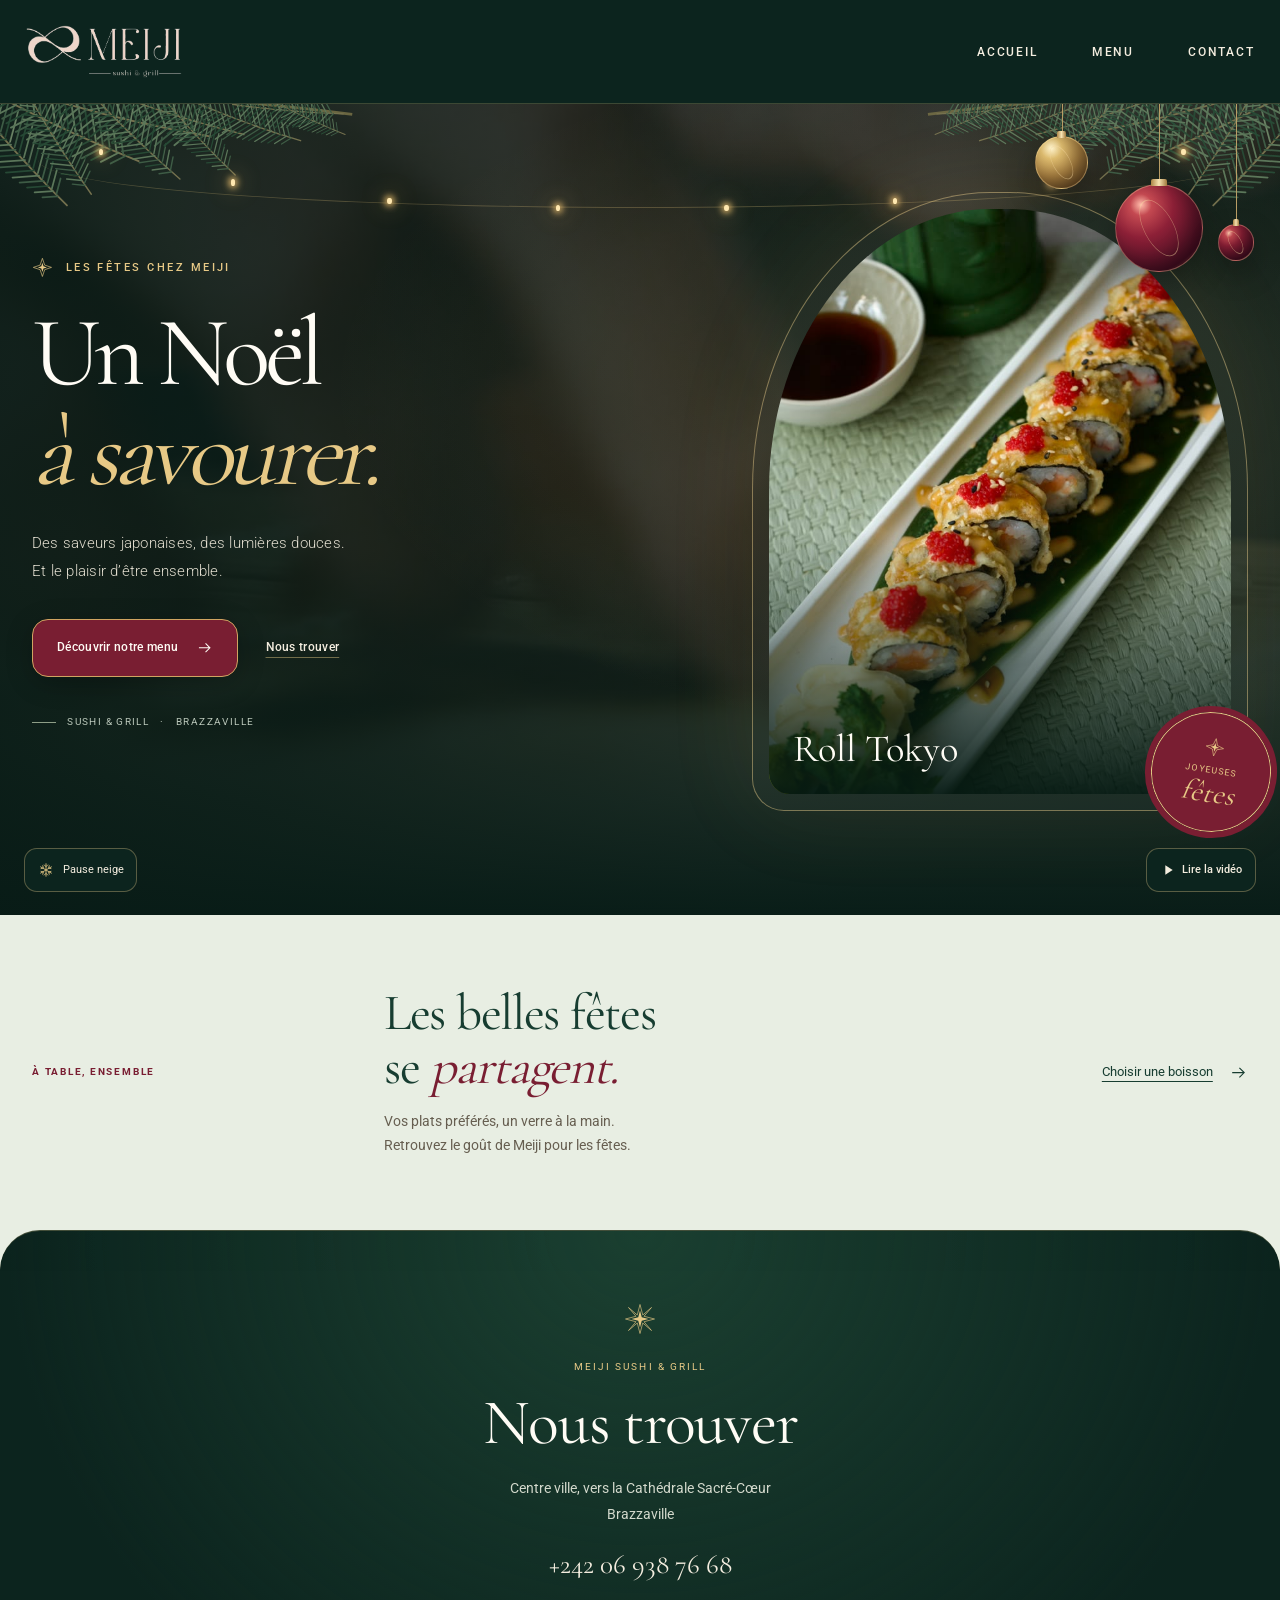
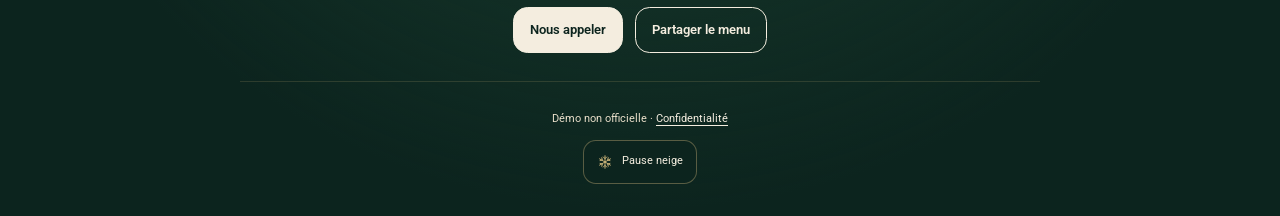
<file: index.html>
<!doctype html>
<html lang="fr">
  <head>
    <meta charset="UTF-8" />
    <meta name="viewport" content="width=device-width, initial-scale=1.0" />
    <meta name="description" content="Un Noël à savourer chez Meiji. Découvrez notre démo festive, sa carte et ses plats en 3D." />
    <meta name="robots" content="noindex, nofollow" />
    <title>
      Noël chez Meiji | Sushi &amp; Grill
    </title>
    <link rel="stylesheet" href="./css/style.css" />
      <link rel="stylesheet" href="./css/refinements.css">
    <script type="module" src="./assets/js/site.js"></script>
    <script type="module" src="./assets/js/hero-video.js"></script>
    <link rel="stylesheet" href="./css/theme-noel.css?v=3">
    <script type="module" src="./assets/js/theme-noel.js?v=3"></script>
  </head>
  <body>
    <header class="site-header">
      <a class="site-logo" href="./index.html#accueil" aria-label="Meiji Sushi &amp; Grill, accueil"><img src="./assets/img/meiji-logo.png" alt="Meiji Sushi &amp; Grill" fetchpriority="high" /></a>
      <nav class="site-nav" aria-label="Navigation principale">
        <a href="./index.html#accueil">Accueil</a><a href="./menu.html">Menu</a><a href="#contact">Contact</a>
      </nav>
    </header>
    <main>
      <section class="hero hero--noel" id="accueil" aria-labelledby="hero-title" data-hero-video data-video-state="poster">
        <video
          id="hero-video"
          class="hero__video"
          autoplay
          muted
          loop
          playsinline
          webkit-playsinline
          disablepictureinpicture
          preload="auto"
          poster="./assets/img/hero-nigiri-poster.jpg"
          aria-hidden="true"
          tabindex="-1"
        >
          <source src="./assets/video/hero-sushi.mp4?v=nigiri-1" type="video/mp4" />
        </video>
        <div class="hero__shade" aria-hidden="true">
        </div>
        <div class="hero__content">
          <p class="hero__eyebrow"><svg class="noel-star" viewBox="0 0 32 32" fill="none" aria-hidden="true"><path d="m16 2 3.5 10.5L30 16l-10.5 3.5L16 30l-3.5-10.5L2 16l10.5-3.5Z" stroke="currentColor"/><path d="m16 9 1.7 5.3L23 16l-5.3 1.7L16 23l-1.7-5.3L9 16l5.3-1.7Z" fill="currentColor"/></svg> Les fêtes chez Meiji</p>
          <h1 id="hero-title"><span>Un Noël</span><em>à savourer.</em></h1>
          <p class="hero__subtitle">Des saveurs japonaises, des lumières douces.<br>Et le plaisir d’être ensemble.</p>
          <div class="hero__actions">
            <a class="hero__button hero__button--primary" href="./menu.html">Découvrir notre menu <svg viewBox="0 0 24 24" fill="none" stroke="currentColor" stroke-width="1.4" aria-hidden="true"><path d="M4 12h15m-6-6 6 6-6 6"/></svg></a>
            <a class="hero__button hero__button--secondary" href="#contact">Nous trouver</a>
          </div>
          <p class="noel-signature">Sushi &amp; Grill <span aria-hidden="true">·</span> Brazzaville</p>
        </div>
        <figure class="noel-window">
          <div class="noel-window__photo"><img src="./assets/img/plats/tokyo-special.jpeg" alt="Roll Tokyo au saumon et au surimi, garni de tobiko" width="720" height="1080" fetchpriority="high"></div>
          <div class="noel-seal" aria-hidden="true"><svg class="noel-star" viewBox="0 0 32 32" fill="none" aria-hidden="true"><path d="m16 2 3.5 10.5L30 16l-10.5 3.5L16 30l-3.5-10.5L2 16l10.5-3.5Z" stroke="currentColor"/><path d="m16 9 1.7 5.3L23 16l-5.3 1.7L16 23l-1.7-5.3L9 16l5.3-1.7Z" fill="currentColor"/></svg><span>Joyeuses</span><strong>fêtes</strong></div>
          <figcaption class="noel-window__caption">Roll Tokyo</figcaption>
        </figure>
        <button class="hero__video-control" type="button" data-video-control aria-controls="hero-video" aria-label="Lire la vidéo" hidden>
          <svg class="hero__video-play" viewBox="0 0 24 24" aria-hidden="true"><path d="m8 5 11 7-11 7Z" fill="currentColor" /></svg>
          <svg class="hero__video-pause" viewBox="0 0 24 24" aria-hidden="true"><path d="M7 5h4v14H7zm6 0h4v14h-4z" fill="currentColor" /></svg>
          <span data-video-label>Lire la vidéo</span>
        </button>
        <p class="visually-hidden" data-video-status role="status"></p>
      </section>
      <section class="noel-invitation" aria-labelledby="invitation-title">
        <span class="noel-invitation__label">À table, ensemble</span>
        <div><h2 id="invitation-title">Les belles fêtes<br>se <em>partagent.</em></h2><p>Vos plats préférés, un verre à la main.<br>Retrouvez le goût de Meiji pour les fêtes.</p></div>
        <a class="noel-invitation__link" href="./boissons.html">Choisir une boisson <svg viewBox="0 0 24 24" fill="none" stroke="currentColor" stroke-width="1.4" aria-hidden="true"><path d="M4 12h15m-6-6 6 6-6 6"/></svg></a>
      </section>
    </main>
    <footer class="site-footer" id="contact">
      <div class="site-footer__content">
        <p class="contact-eyebrow">Meiji Sushi &amp; Grill</p>
        <h2>Nous trouver</h2>
        <address>Centre ville, vers la Cathédrale Sacré-Cœur<br>Brazzaville</address>
        <a class="contact-phone" href="tel:+242069387668">+242 06 938 76 68</a>
        <div class="contact-actions">
          <a class="contact-button" href="tel:+242069387668">Nous appeler</a>
          <button class="contact-button contact-button--outline" type="button" data-share-menu>Partager le menu</button>
        </div>
        <p class="share-feedback" data-share-feedback role="status"></p>
        <p class="site-footer__notice">Démo non officielle · <a href="./confidentialite.html">Confidentialité</a></p>
      </div>
    </footer>
  </body>
</html>
</file>
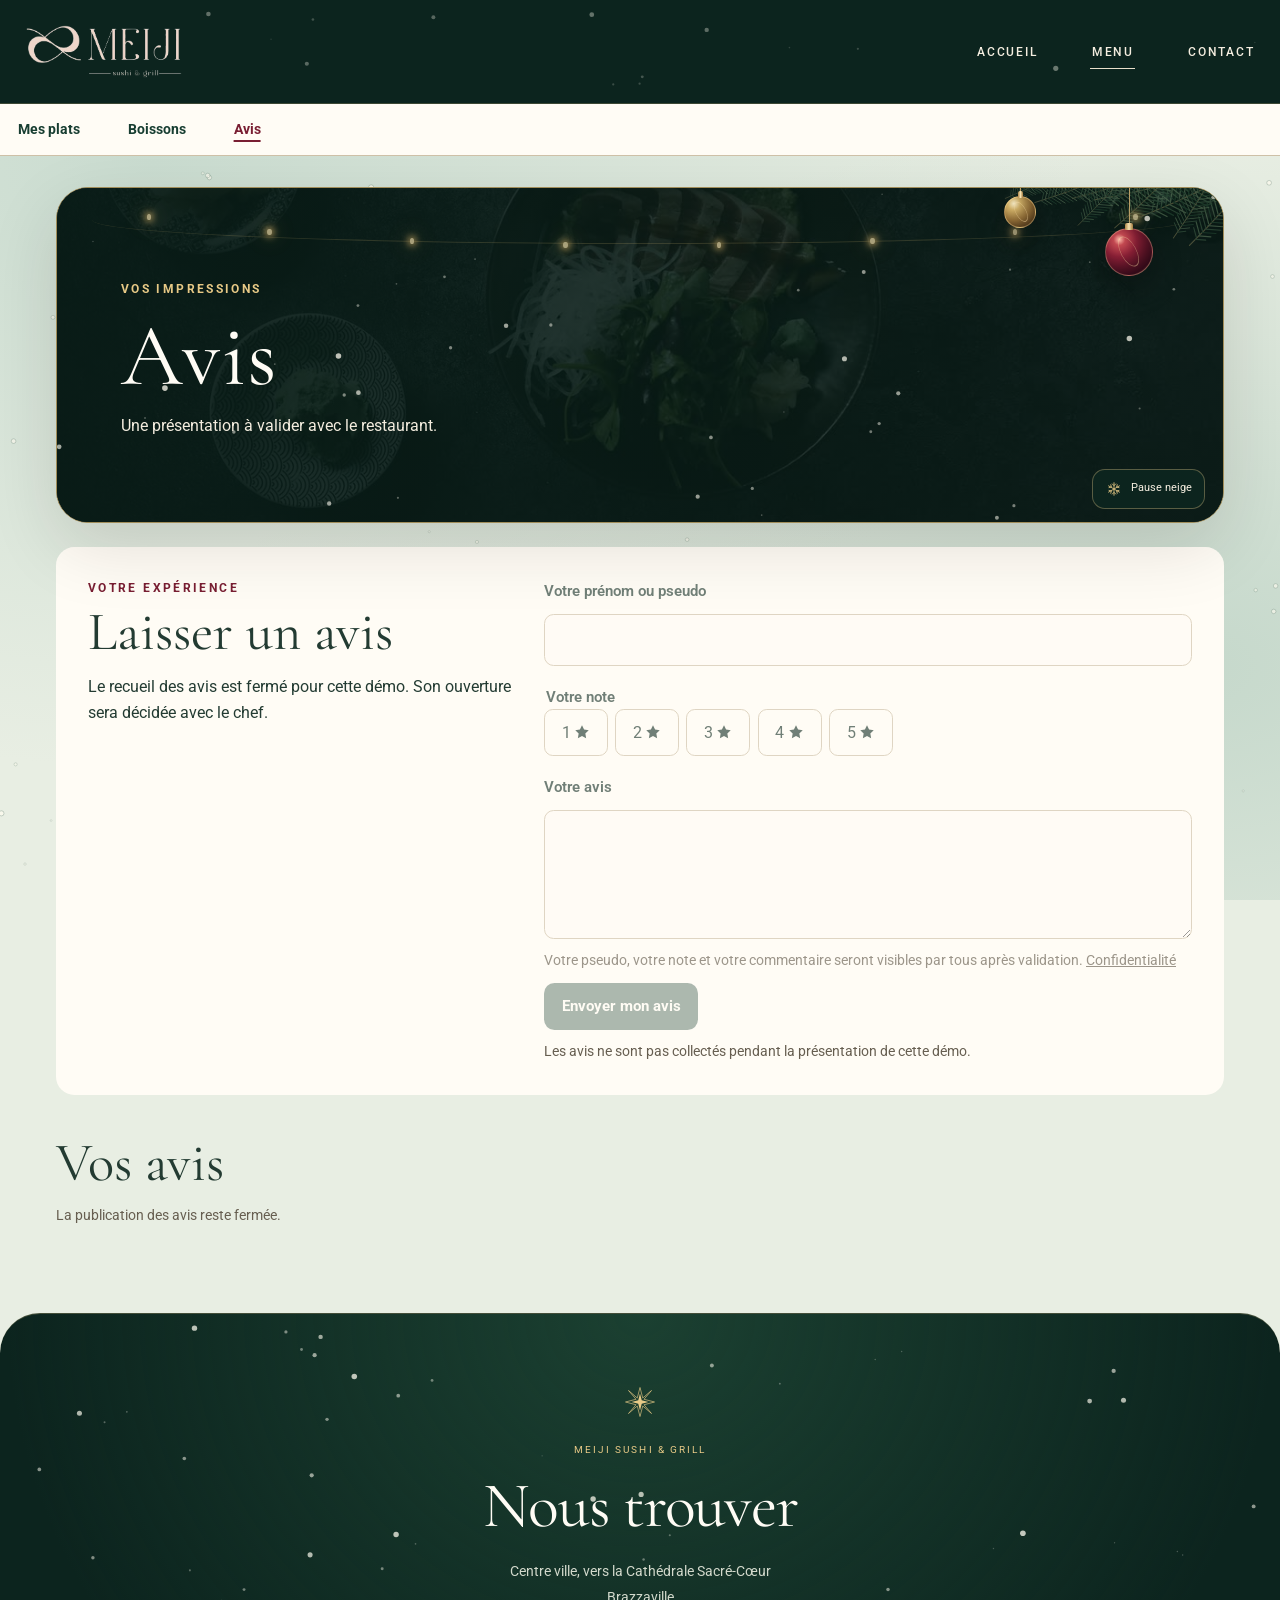
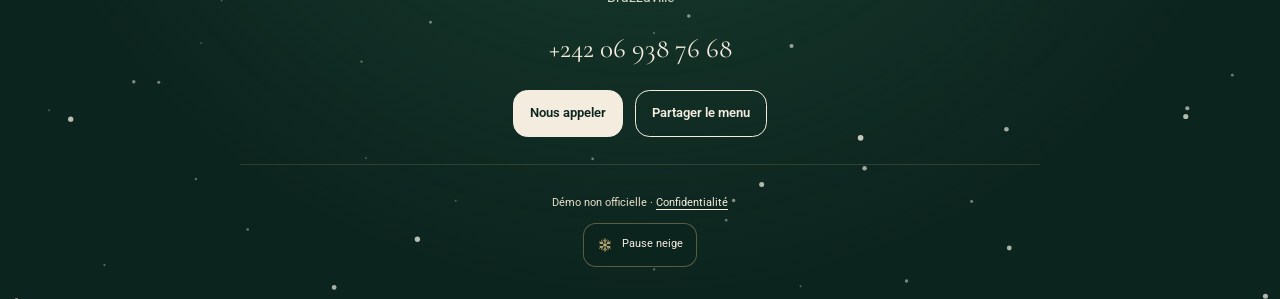
<file: avis.html>
<!doctype html>
<html lang="fr">
  <head>
    <meta charset="UTF-8" />
    <meta name="viewport" content="width=device-width, initial-scale=1.0" />
    <meta name="description" content="Présentation des avis pour la démo Meiji Sushi & Grill." />
    <meta name="robots" content="noindex, nofollow" />
    <title>
      Avis | Meiji Sushi &amp; Grill
    </title>
    <link rel="stylesheet" href="./css/style.css" />
      <link rel="stylesheet" href="./css/refinements.css">
    <script type="module" src="./assets/js/site.js"></script>
      <script type="module" src="./assets/js/reviews.js"></script>
    <link rel="stylesheet" href="./css/theme-noel.css?v=3">
    <script type="module" src="./assets/js/theme-noel.js?v=3"></script>
  </head>
  <body>
    <header class="site-header">
      <a class="site-logo" href="./index.html" aria-label="Meiji Sushi &amp; Grill, accueil"><img src="./assets/img/meiji-logo.png" alt="Meiji Sushi &amp; Grill" /></a>
      <nav class="site-nav" aria-label="Navigation principale">
        <a href="./index.html">Accueil</a><a href="./menu.html" aria-current="page">Menu</a><a href="./index.html#contact">Contact</a>
      </nav>
    </header>
    <nav class="category-nav" aria-label="Rubriques du menu"><a href="./plats.html">Mes plats</a><a href="./boissons.html">Boissons</a><a href="./avis.html" class="is-current" aria-current="page">Avis</a></nav>
    <main class="page-shell">
      <header class="page-heading page-heading--reviews">
        <p class="eyebrow">
          Vos impressions
        </p>
        <h1>
          Avis
        </h1>
        <p>
          Une présentation à valider avec le restaurant.
        </p>
      </header>
<section class="review-compose" aria-labelledby="review-title">
        <div><p class="eyebrow">Votre expérience</p><h2 id="review-title">Laisser un avis</h2>
        <p>Le recueil des avis est fermé pour cette démo. Son ouverture sera décidée avec le chef.</p></div>
        <form id="review-form" aria-describedby="review-notice">
          <fieldset class="review-fields" data-review-fields disabled>
          <label for="review-name">Votre prénom ou pseudo</label>
          <input id="review-name" name="display_name" autocomplete="nickname" minlength="2" maxlength="60" required>
          <fieldset class="rating-field"><legend>Votre note</legend><div class="rating-options">
          <label class="rating-option"><input type="radio" name="rating" value="1" required><span aria-hidden="true">1 <svg viewBox="0 0 24 24"><path d="m12 2 3.1 6.3 7 .9-5.1 5 1.2 7-6.2-3.3-6.2 3.3 1.2-7-5.1-5 7-.9Z"/></svg></span><span class="visually-hidden">1 étoile sur 5</span></label><label class="rating-option"><input type="radio" name="rating" value="2" required><span aria-hidden="true">2 <svg viewBox="0 0 24 24"><path d="m12 2 3.1 6.3 7 .9-5.1 5 1.2 7-6.2-3.3-6.2 3.3 1.2-7-5.1-5 7-.9Z"/></svg></span><span class="visually-hidden">2 étoiles sur 5</span></label><label class="rating-option"><input type="radio" name="rating" value="3" required><span aria-hidden="true">3 <svg viewBox="0 0 24 24"><path d="m12 2 3.1 6.3 7 .9-5.1 5 1.2 7-6.2-3.3-6.2 3.3 1.2-7-5.1-5 7-.9Z"/></svg></span><span class="visually-hidden">3 étoiles sur 5</span></label><label class="rating-option"><input type="radio" name="rating" value="4" required><span aria-hidden="true">4 <svg viewBox="0 0 24 24"><path d="m12 2 3.1 6.3 7 .9-5.1 5 1.2 7-6.2-3.3-6.2 3.3 1.2-7-5.1-5 7-.9Z"/></svg></span><span class="visually-hidden">4 étoiles sur 5</span></label><label class="rating-option"><input type="radio" name="rating" value="5" required><span aria-hidden="true">5 <svg viewBox="0 0 24 24"><path d="m12 2 3.1 6.3 7 .9-5.1 5 1.2 7-6.2-3.3-6.2 3.3 1.2-7-5.1-5 7-.9Z"/></svg></span><span class="visually-hidden">5 étoiles sur 5</span></label>
          </div></fieldset>
          <label for="review-comment">Votre avis</label>
          <textarea id="review-comment" name="comment" rows="4" minlength="10" maxlength="1200" required></textarea>
          <p id="review-notice" class="form-note">Votre pseudo, votre note et votre commentaire seront visibles par tous après validation. <a href="./confidentialite.html">Confidentialité</a></p>
          <button class="form-submit" type="submit" disabled>Envoyer mon avis</button>
          </fieldset>
          <p id="review-status" role="status">Les avis ne sont pas collectés pendant la présentation de cette démo.</p>
        </form>
      </section>
      <section class="visitor-reviews" aria-labelledby="visitor-reviews-title">
        <h2 id="visitor-reviews-title">Vos avis</h2>
        <p id="reviews-state" role="status">La publication des avis reste fermée.</p>
        <div class="review-grid" id="visitor-reviews"></div>
      </section>
    </main>
    <footer class="site-footer" id="contact">
      <div class="site-footer__content">
        <p class="contact-eyebrow">Meiji Sushi &amp; Grill</p>
        <h2>Nous trouver</h2>
        <address>Centre ville, vers la Cathédrale Sacré-Cœur<br>Brazzaville</address>
        <a class="contact-phone" href="tel:+242069387668">+242 06 938 76 68</a>
        <div class="contact-actions">
          <a class="contact-button" href="tel:+242069387668">Nous appeler</a>
          <button class="contact-button contact-button--outline" type="button" data-share-menu>Partager le menu</button>
        </div>
        <p class="share-feedback" data-share-feedback role="status"></p>
        <p class="site-footer__notice">Démo non officielle · <a href="./confidentialite.html">Confidentialité</a></p>
      </div>
    </footer>
  </body>
</html>
</file>
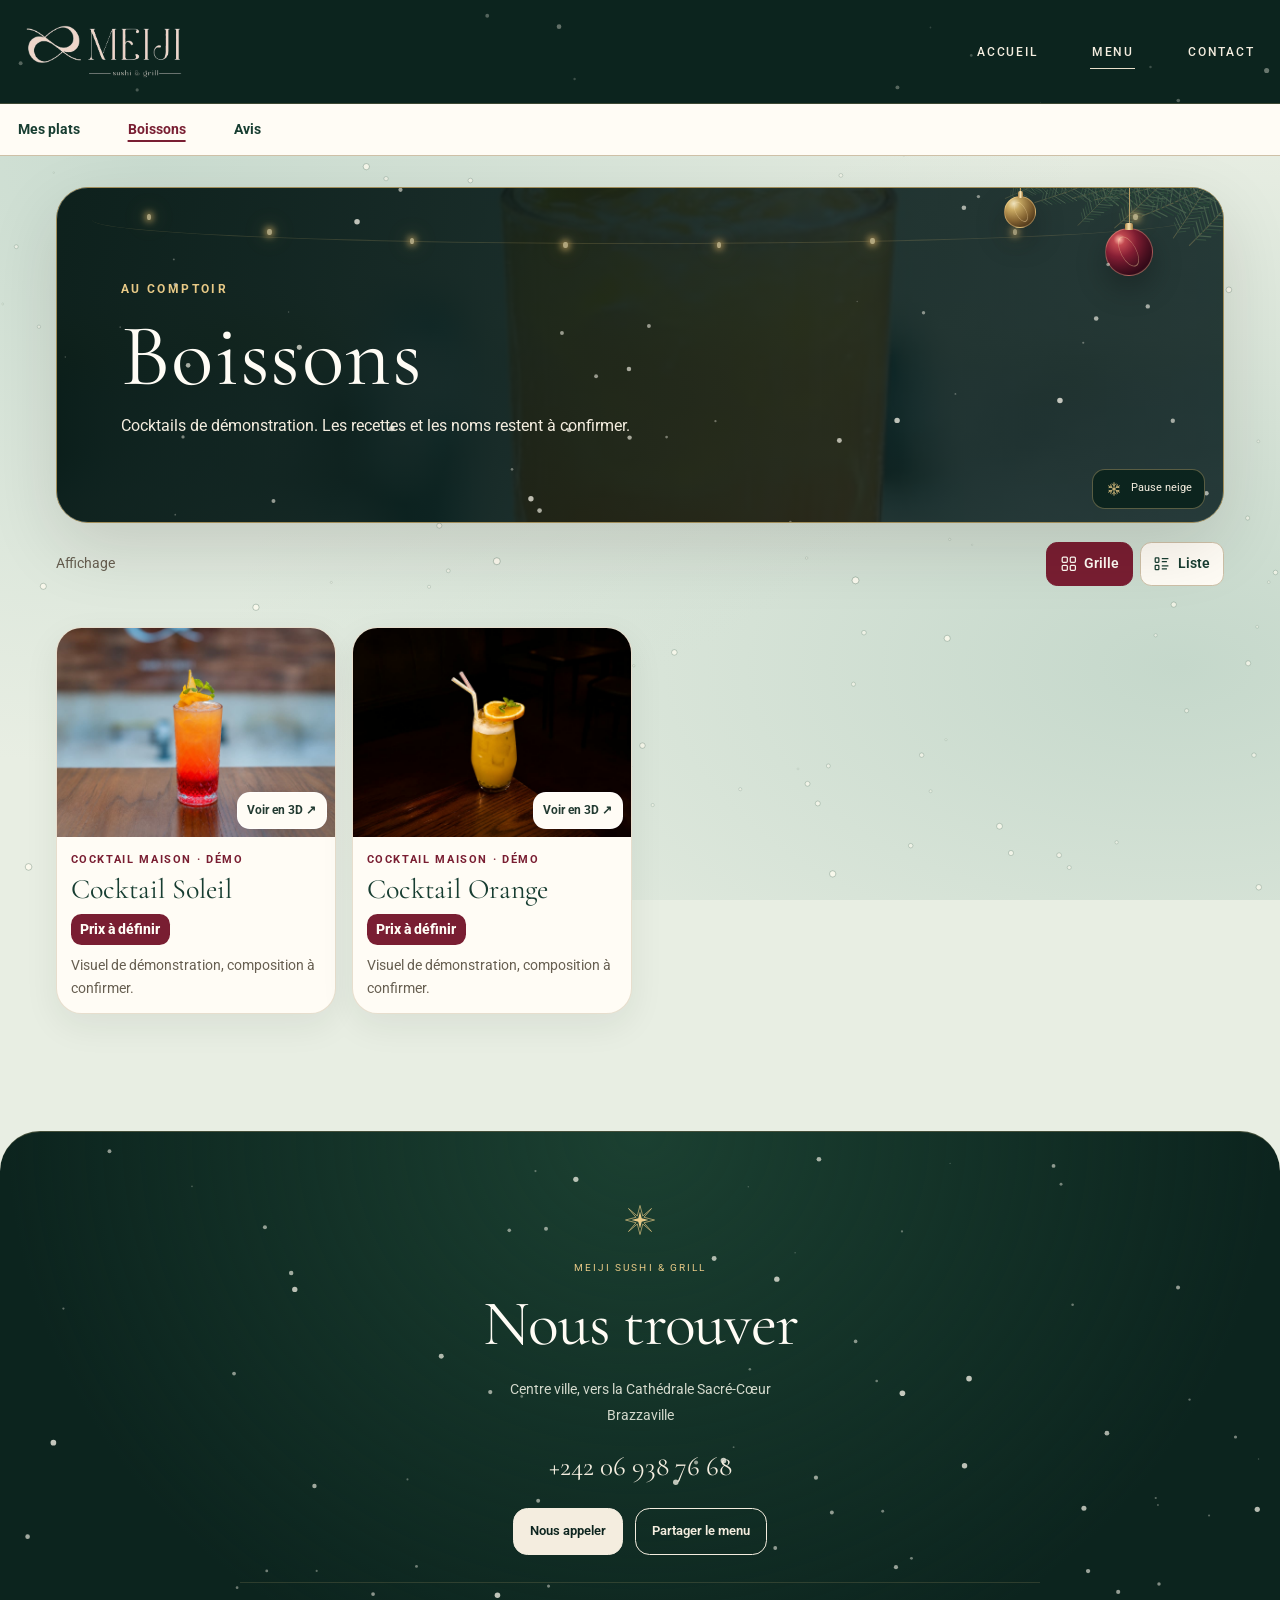
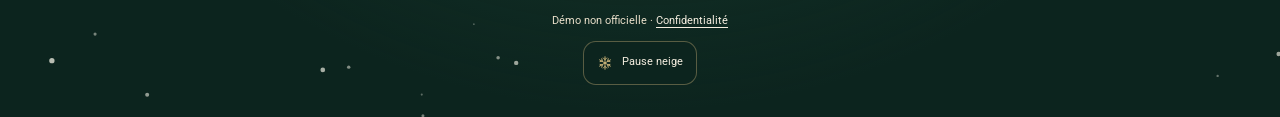
<file: boissons.html>
<!doctype html>
<html lang="fr">
  <head>
    <meta charset="UTF-8">
    <meta name="viewport" content="width=device-width, initial-scale=1">
    <meta name="description" content="Les boissons Meiji Sushi & Grill.">
    <meta name="robots" content="noindex, nofollow">
    <title>
      Boissons | Meiji Sushi &amp; Grill
    </title>
    <link rel="stylesheet" href="./css/style.css">
    <script type="module" async src="./assets/js/model-viewer-4.4.0.min.js">
    </script>
    <script type="module" src="./assets/js/menu-viewers.js?v=noel-2">
    </script>
      <link rel="stylesheet" href="./css/refinements.css">
    <script type="module" src="./assets/js/site.js"></script>
      <script type="module" src="./assets/js/menu-layout.js"></script>
    <link rel="stylesheet" href="./css/theme-noel.css?v=3">
    <script type="module" src="./assets/js/theme-noel.js?v=3"></script>
  </head>
  <body>
    <header class="site-header">
      <a class="site-logo" href="./index.html" aria-label="Meiji Sushi &amp; Grill, accueil"><img src="./assets/img/meiji-logo.png" alt="Meiji Sushi &amp; Grill"></a>
      <nav class="site-nav">
        <a href="./index.html">Accueil</a><a href="./menu.html" aria-current="page">Menu</a><a href="./index.html#contact">Contact</a>
      </nav>
    </header>
    <nav class="category-nav" aria-label="Rubriques du menu"><a href="./plats.html">Mes plats</a><a href="./boissons.html" class="is-current" aria-current="page">Boissons</a><a href="./avis.html">Avis</a></nav>
    <main class="page-shell" data-menu-layout="grid">
      <header class="page-heading page-heading--drinks">
        <p class="eyebrow">
          Au comptoir
        </p>
        <h1>
          Boissons
        </h1>
        <p>
          Cocktails de démonstration. Les recettes et les noms restent à confirmer.
        </p>
      </header>
      <div class="menu-toolbar">
        <span id="layout-label">Affichage</span>
        <div class="layout-switch" role="group" aria-labelledby="layout-label">
          <button type="button" data-layout="grid" aria-pressed="true"><svg viewBox="0 0 24 24" fill="none" stroke="currentColor" stroke-width="1.7" aria-hidden="true"><rect x="3" y="3" width="7" height="7" rx="1.5"/><rect x="14" y="3" width="7" height="7" rx="1.5"/><rect x="3" y="14" width="7" height="7" rx="1.5"/><rect x="14" y="14" width="7" height="7" rx="1.5"/></svg>Grille</button>
          <button type="button" data-layout="list" aria-pressed="false"><svg viewBox="0 0 24 24" fill="none" stroke="currentColor" stroke-width="1.7" aria-hidden="true"><rect x="3" y="4" width="5" height="6" rx="1"/><path d="M12 5h9M12 9h7"/><rect x="3" y="14" width="5" height="6" rx="1"/><path d="M12 15h9M12 19h7"/></svg>Liste</button>
        </div>
      </div>
      <section class="menu-section">
        <div class="drink-grid">
          <article class="dish-card drink-card">
            <div class="dish-card__media"><button class="dish-preview" type="button" aria-label="Voir le cocktail Soleil en 3D" aria-controls="viewer-cocktail-soleil" data-ouvrir-viewer disabled>
              <img src="./assets/img/boissons/cocktail-soleil-large.jpg" alt="Cocktail orange et rouge avec agrumes et menthe" width="1200" height="900" loading="lazy"><span>Voir en 3D ↗</span>
            </button>
            <model-viewer camera-orbit="0deg 60deg 120%" min-camera-orbit="auto auto 90%" max-camera-orbit="auto auto 220%" id="viewer-cocktail-soleil" src="./assets/models/cocktail-soleil.glb?v=scale-1" alt="Verre de cocktail aux agrumes en 3D" camera-controls touch-action="pan-y" auto-rotate loading="lazy" hidden>
            </model-viewer>
            <button class="viewer-retour" type="button" data-fermer-viewer="viewer-cocktail-soleil" hidden>
              Revoir la photo
            </button></div>
            <div class="dish-card__copy">
              <p class="dish-card__kicker">
                Cocktail maison · Démo
              </p>
              <div class="dish-card__title">
                <h2>
                  Cocktail Soleil
                </h2>
                <span class="price price--pending">Prix à définir</span>
              </div>
              <p class="ingredients">
                Visuel de démonstration, composition à confirmer.
              </p>
            </div>
          </article>
          <article class="dish-card drink-card">
            <div class="dish-card__media"><button class="dish-preview" type="button" aria-label="Voir le cocktail Orange en 3D" aria-controls="viewer-cocktail-orange" data-ouvrir-viewer disabled>
              <img src="./assets/img/boissons/cocktail-orange-large.jpg" alt="Cocktail orange garni d’une rondelle d’orange et de menthe" width="1200" height="900" loading="lazy"><span>Voir en 3D ↗</span>
            </button>
            <model-viewer camera-orbit="0deg 60deg 120%" min-camera-orbit="auto auto 90%" max-camera-orbit="auto auto 220%" id="viewer-cocktail-orange" src="./assets/models/cocktail-orange.glb?v=scale-1" alt="Verre de cocktail à l’orange en 3D" camera-controls touch-action="pan-y" auto-rotate loading="lazy" hidden>
            </model-viewer>
            <button class="viewer-retour" type="button" data-fermer-viewer="viewer-cocktail-orange" hidden>
              Revoir la photo
            </button></div>
            <div class="dish-card__copy">
              <p class="dish-card__kicker">
                Cocktail maison · Démo
              </p>
              <div class="dish-card__title">
                <h2>
                  Cocktail Orange
                </h2>
                <span class="price price--pending">Prix à définir</span>
              </div>
              <p class="ingredients">
                Visuel de démonstration, composition à confirmer.
              </p>
            </div>
          </article>
        </div>
      </section>
    </main>
    <footer class="site-footer" id="contact">
      <div class="site-footer__content">
        <p class="contact-eyebrow">Meiji Sushi &amp; Grill</p>
        <h2>Nous trouver</h2>
        <address>Centre ville, vers la Cathédrale Sacré-Cœur<br>Brazzaville</address>
        <a class="contact-phone" href="tel:+242069387668">+242 06 938 76 68</a>
        <div class="contact-actions">
          <a class="contact-button" href="tel:+242069387668">Nous appeler</a>
          <button class="contact-button contact-button--outline" type="button" data-share-menu>Partager le menu</button>
        </div>
        <p class="share-feedback" data-share-feedback role="status"></p>
        <p class="site-footer__notice">Démo non officielle · <a href="./confidentialite.html">Confidentialité</a></p>
      </div>
    </footer>
  </body>
</html>
</file>
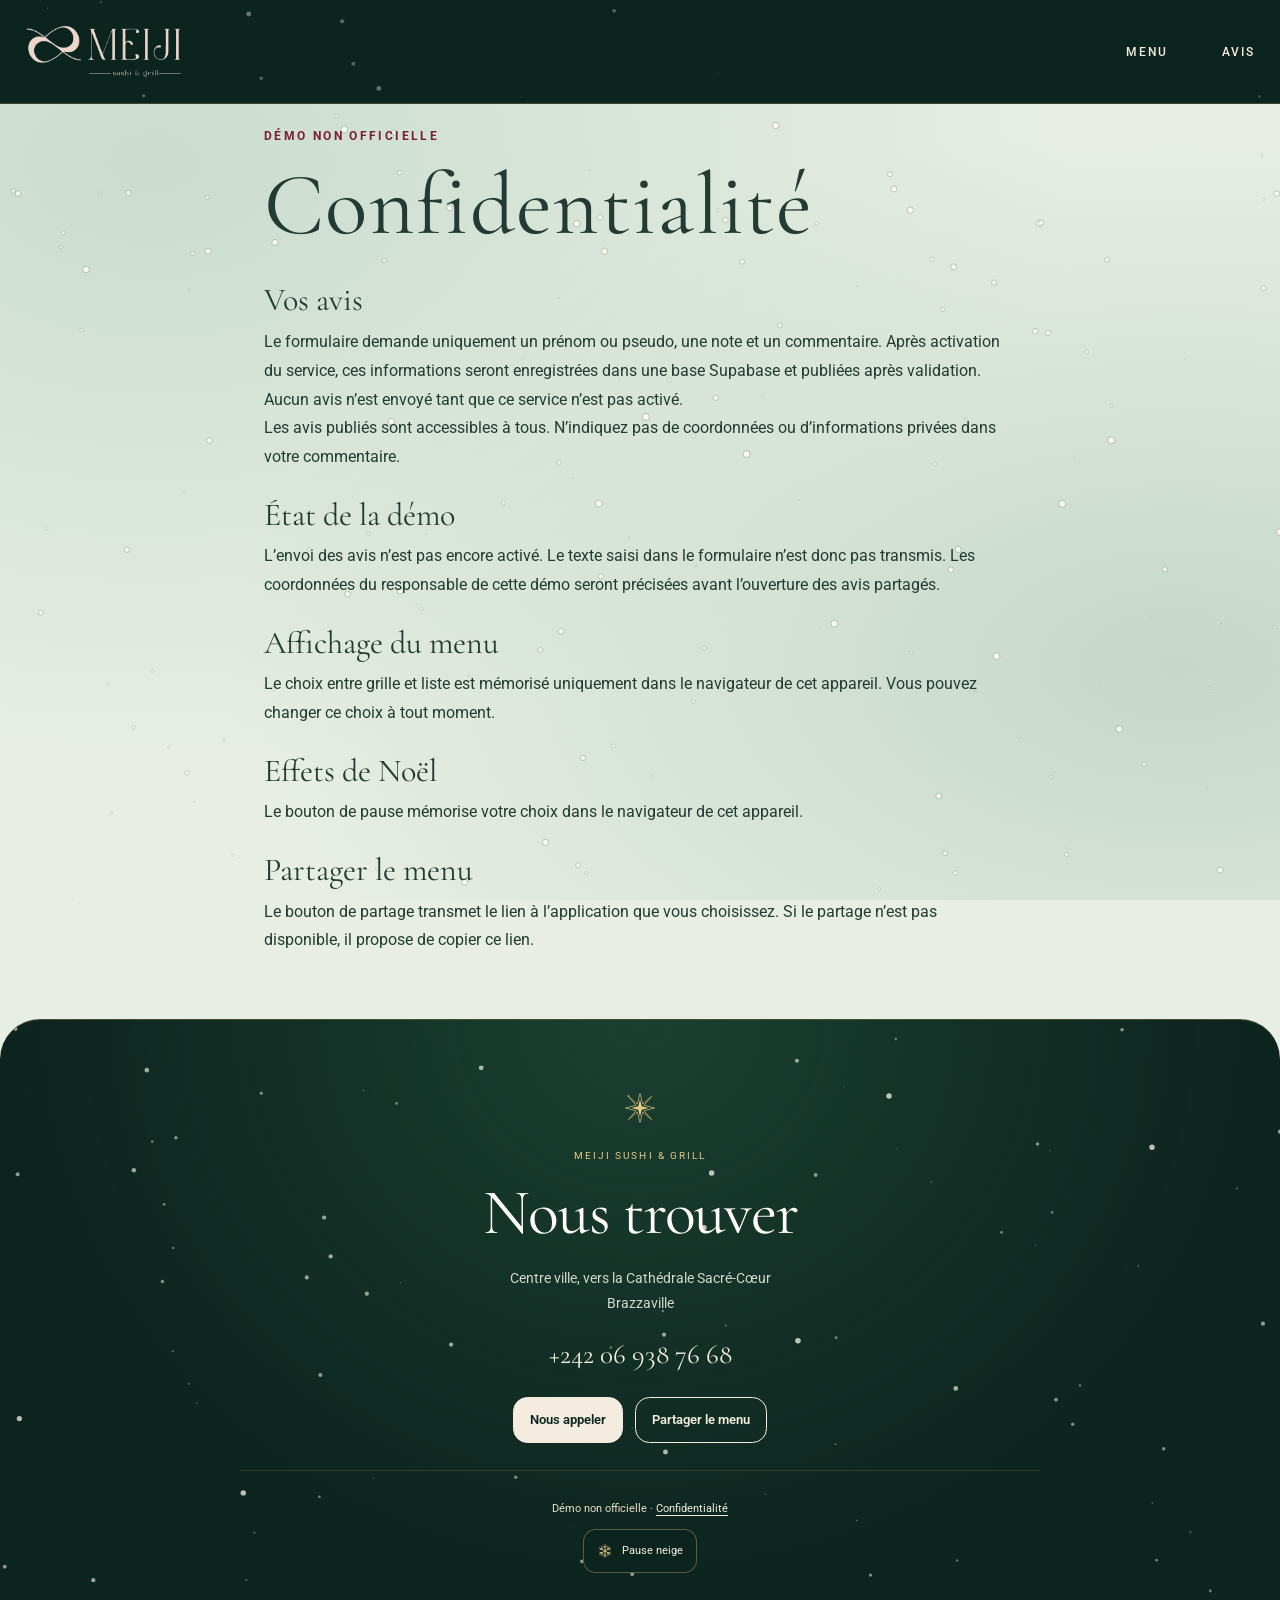
<file: confidentialite.html>
<!doctype html>
<html lang="fr"><head><meta charset="UTF-8"><meta name="viewport" content="width=device-width, initial-scale=1"><meta name="robots" content="noindex, nofollow"><title>Confidentialité | Meiji Sushi &amp; Grill</title><link rel="stylesheet" href="./css/style.css"><link rel="stylesheet" href="./css/refinements.css"><script type="module" src="./assets/js/site.js"></script>  <link rel="stylesheet" href="./css/theme-noel.css?v=3">
    <script type="module" src="./assets/js/theme-noel.js?v=3"></script>
  </head>
<body><header class="site-header"><a class="site-logo" href="./index.html"><img src="./assets/img/meiji-logo.png" alt="Meiji Sushi &amp; Grill, accueil"></a><nav class="site-nav" aria-label="Navigation principale"><a href="./menu.html">Menu</a><a href="./avis.html">Avis</a></nav></header>
<main class="page-shell privacy-copy"><p class="eyebrow">Démo non officielle</p><h1>Confidentialité</h1>
<h2>Vos avis</h2><p>Le formulaire demande uniquement un prénom ou pseudo, une note et un commentaire. Après activation du service, ces informations seront enregistrées dans une base Supabase et publiées après validation. Aucun avis n’est envoyé tant que ce service n’est pas activé.</p>
<p>Les avis publiés sont accessibles à tous. N’indiquez pas de coordonnées ou d’informations privées dans votre commentaire.</p>
<h2>État de la démo</h2><p>L’envoi des avis n’est pas encore activé. Le texte saisi dans le formulaire n’est donc pas transmis. Les coordonnées du responsable de cette démo seront précisées avant l’ouverture des avis partagés.</p>
<h2>Affichage du menu</h2><p>Le choix entre grille et liste est mémorisé uniquement dans le navigateur de cet appareil. Vous pouvez changer ce choix à tout moment.</p>
<h2>Effets de Noël</h2><p>Le bouton de pause mémorise votre choix dans le navigateur de cet appareil.</p>
<h2>Partager le menu</h2><p>Le bouton de partage transmet le lien à l’application que vous choisissez. Si le partage n’est pas disponible, il propose de copier ce lien.</p></main><footer class="site-footer" id="contact">
      <div class="site-footer__content">
        <p class="contact-eyebrow">Meiji Sushi &amp; Grill</p>
        <h2>Nous trouver</h2>
        <address>Centre ville, vers la Cathédrale Sacré-Cœur<br>Brazzaville</address>
        <a class="contact-phone" href="tel:+242069387668">+242 06 938 76 68</a>
        <div class="contact-actions">
          <a class="contact-button" href="tel:+242069387668">Nous appeler</a>
          <button class="contact-button contact-button--outline" type="button" data-share-menu>Partager le menu</button>
        </div>
        <p class="share-feedback" data-share-feedback role="status"></p>
        <p class="site-footer__notice">Démo non officielle · <a href="./confidentialite.html">Confidentialité</a></p>
      </div>
    </footer></body></html>
</file>
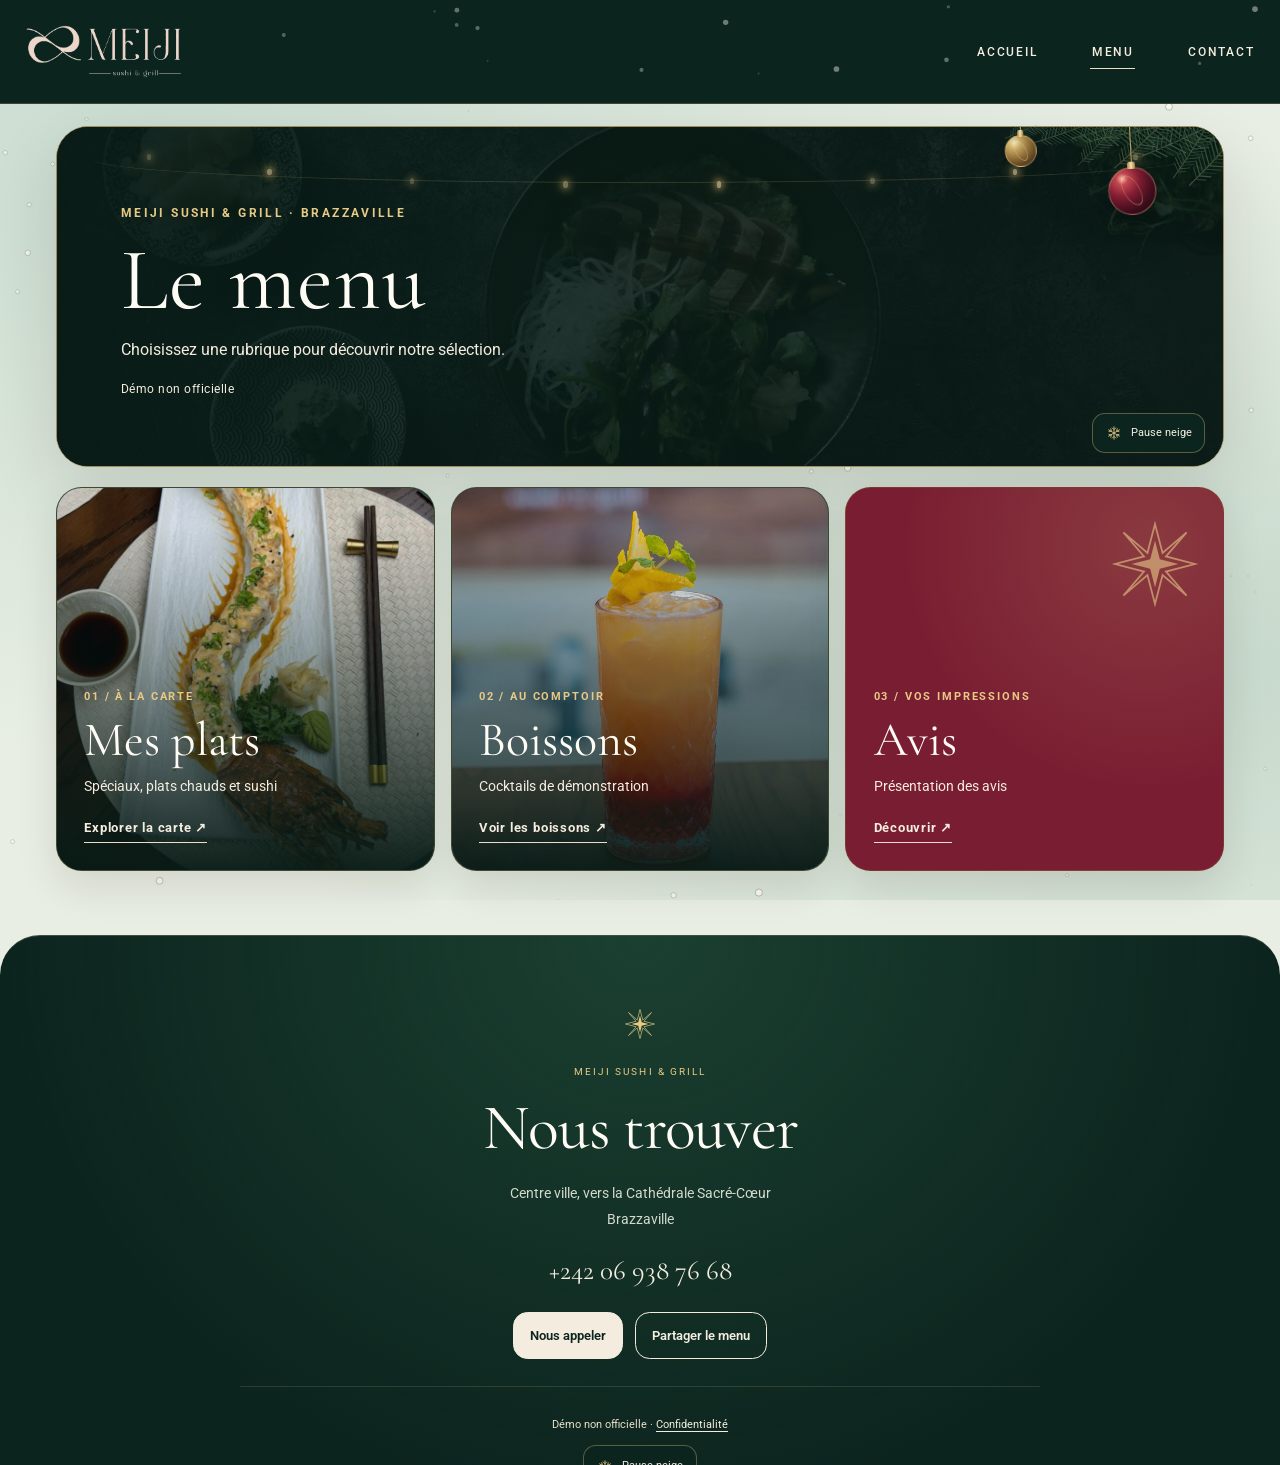
<file: hookah.html>
<!doctype html><html lang="fr"><head><meta charset="UTF-8"><meta name="viewport" content="width=device-width, initial-scale=1"><meta name="robots" content="noindex, nofollow"><meta http-equiv="refresh" content="0;url=./menu.html"><title>Le menu | Meiji Sushi &amp; Grill</title></head><body><p>Cette rubrique est en préparation. <a href="./menu.html">Voir le menu de démonstration</a>.</p></body></html>
</file>
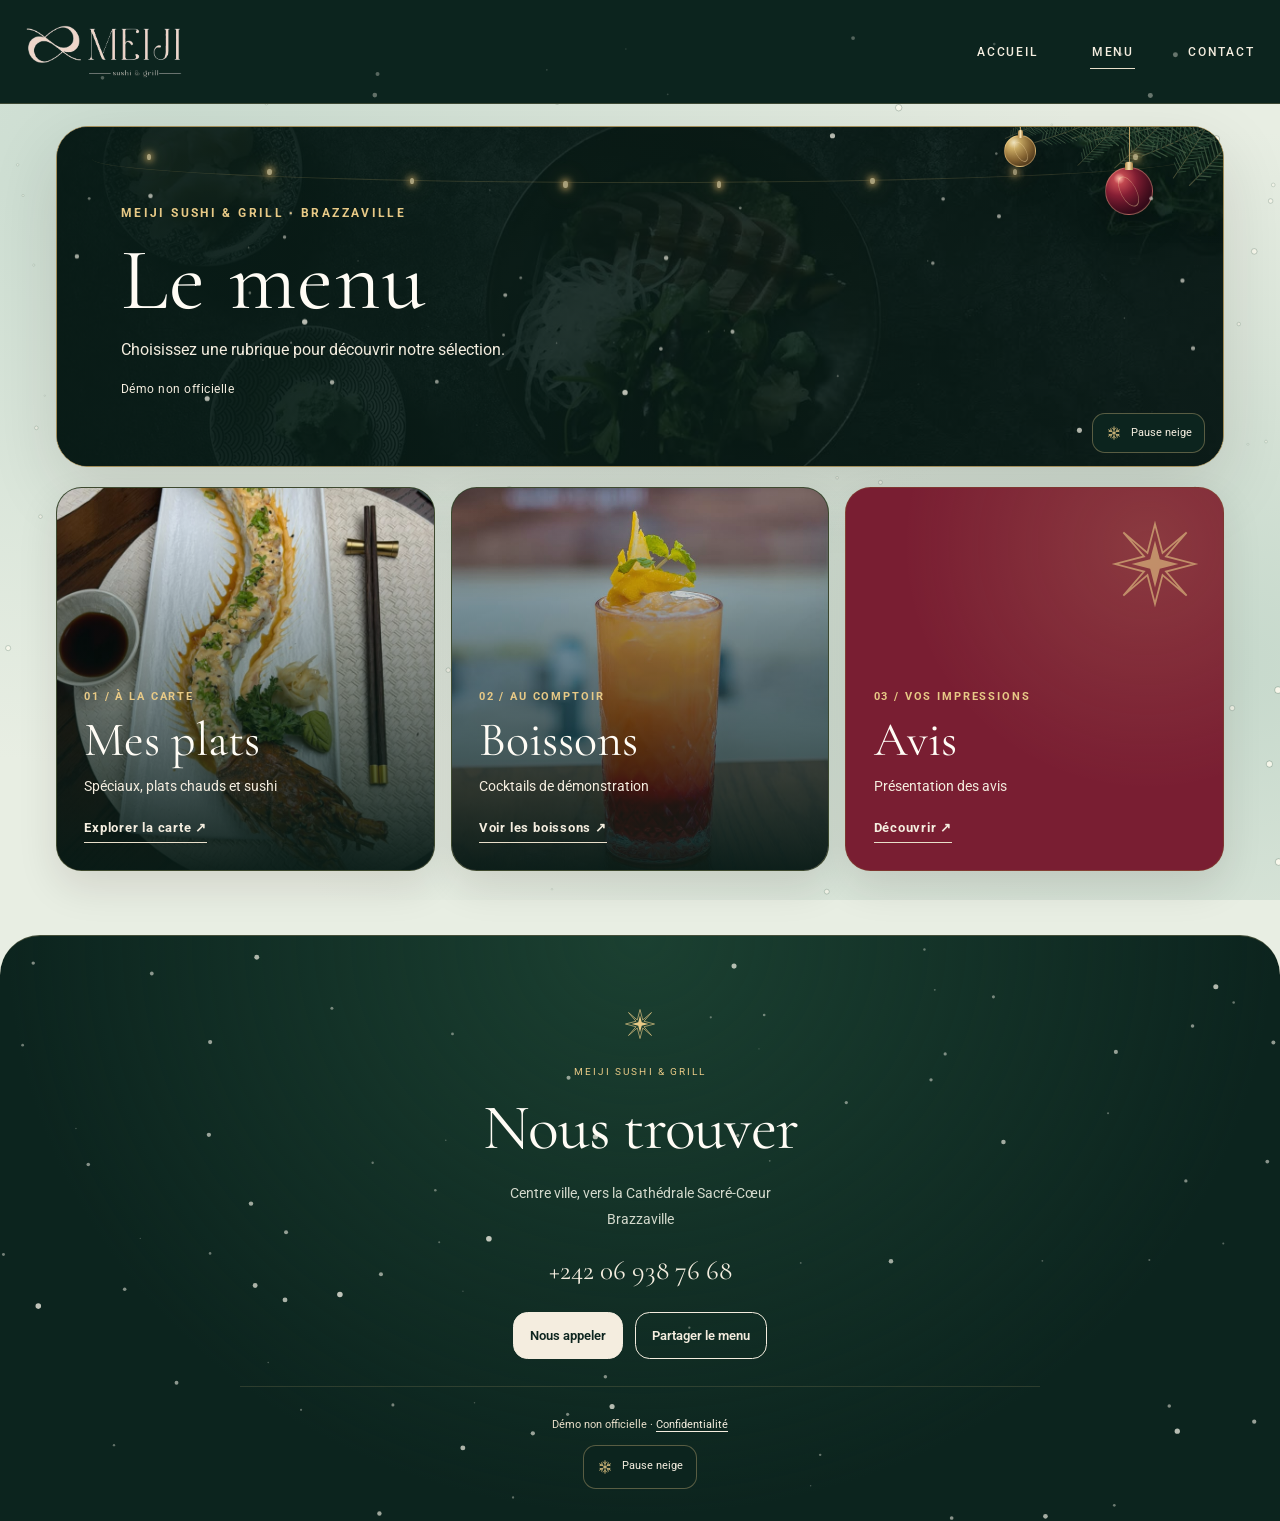
<file: menu.html>
<!doctype html>
<html lang="fr">
  <head>
    <meta charset="UTF-8">
    <meta name="viewport" content="width=device-width, initial-scale=1">
    <meta name="description" content="Explorez les rubriques Meiji Sushi & Grill.">
    <meta name="robots" content="noindex, nofollow">
    <title>
      Le menu | Meiji Sushi &amp; Grill
    </title>
    <link rel="stylesheet" href="./css/style.css">
      <link rel="stylesheet" href="./css/refinements.css">
    <script type="module" src="./assets/js/site.js"></script>
    <link rel="stylesheet" href="./css/theme-noel.css?v=3">
    <script type="module" src="./assets/js/theme-noel.js?v=3"></script>
  </head>
  <body>
    <header class="site-header">
      <a class="site-logo" href="./index.html" aria-label="Meiji Sushi &amp; Grill, accueil"><img src="./assets/img/meiji-logo.png" alt="Meiji Sushi &amp; Grill"></a>
      <nav class="site-nav" aria-label="Navigation principale">
        <a href="./index.html">Accueil</a><a href="./menu.html" aria-current="page">Menu</a><a href="./index.html#contact">Contact</a>
      </nav>
    </header>
    <main class="menu-home">
      <section class="menu-banner">
        <p class="eyebrow">
          Meiji Sushi &amp; Grill · Brazzaville
        </p>
        <h1>
          Le menu
        </h1>
        <p>
          Choisissez une rubrique pour découvrir notre sélection.
        </p>
        <p class="demo-note">
          Démo non officielle
        </p>
      </section>
      <nav class="category-grid" aria-label="Rubriques du menu">
        <a class="category-card" href="./plats.html"><img src="./assets/img/plats/meiji-langouste.jpeg" alt="Meiji Langouste" loading="lazy"><span class="category-card__shade"></span><span class="category-card__content"><span class="category-card__index">01 / À LA CARTE</span><strong>Mes plats</strong><span>Spéciaux, plats chauds et sushi</span><span class="category-card__link">Explorer la carte ↗</span></span></a><a class="category-card" href="./boissons.html"><img src="./assets/img/boissons/cocktail-soleil.jpg" alt="Cocktail aux agrumes" loading="lazy"><span class="category-card__shade"></span><span class="category-card__content"><span class="category-card__index">02 / AU COMPTOIR</span><strong>Boissons</strong><span>Cocktails de démonstration</span><span class="category-card__link">Voir les boissons ↗</span></span></a><a class="category-card category-card--avis" href="./avis.html"><span class="category-card__content"><span class="category-card__index">03 / VOS IMPRESSIONS</span><strong>Avis</strong><span>Présentation des avis</span><span class="category-card__link">Découvrir ↗</span></span></a>
      </nav>
    </main>
    <footer class="site-footer" id="contact">
      <div class="site-footer__content">
        <p class="contact-eyebrow">Meiji Sushi &amp; Grill</p>
        <h2>Nous trouver</h2>
        <address>Centre ville, vers la Cathédrale Sacré-Cœur<br>Brazzaville</address>
        <a class="contact-phone" href="tel:+242069387668">+242 06 938 76 68</a>
        <div class="contact-actions">
          <a class="contact-button" href="tel:+242069387668">Nous appeler</a>
          <button class="contact-button contact-button--outline" type="button" data-share-menu>Partager le menu</button>
        </div>
        <p class="share-feedback" data-share-feedback role="status"></p>
        <p class="site-footer__notice">Démo non officielle · <a href="./confidentialite.html">Confidentialité</a></p>
      </div>
    </footer>
  </body>
</html>
</file>
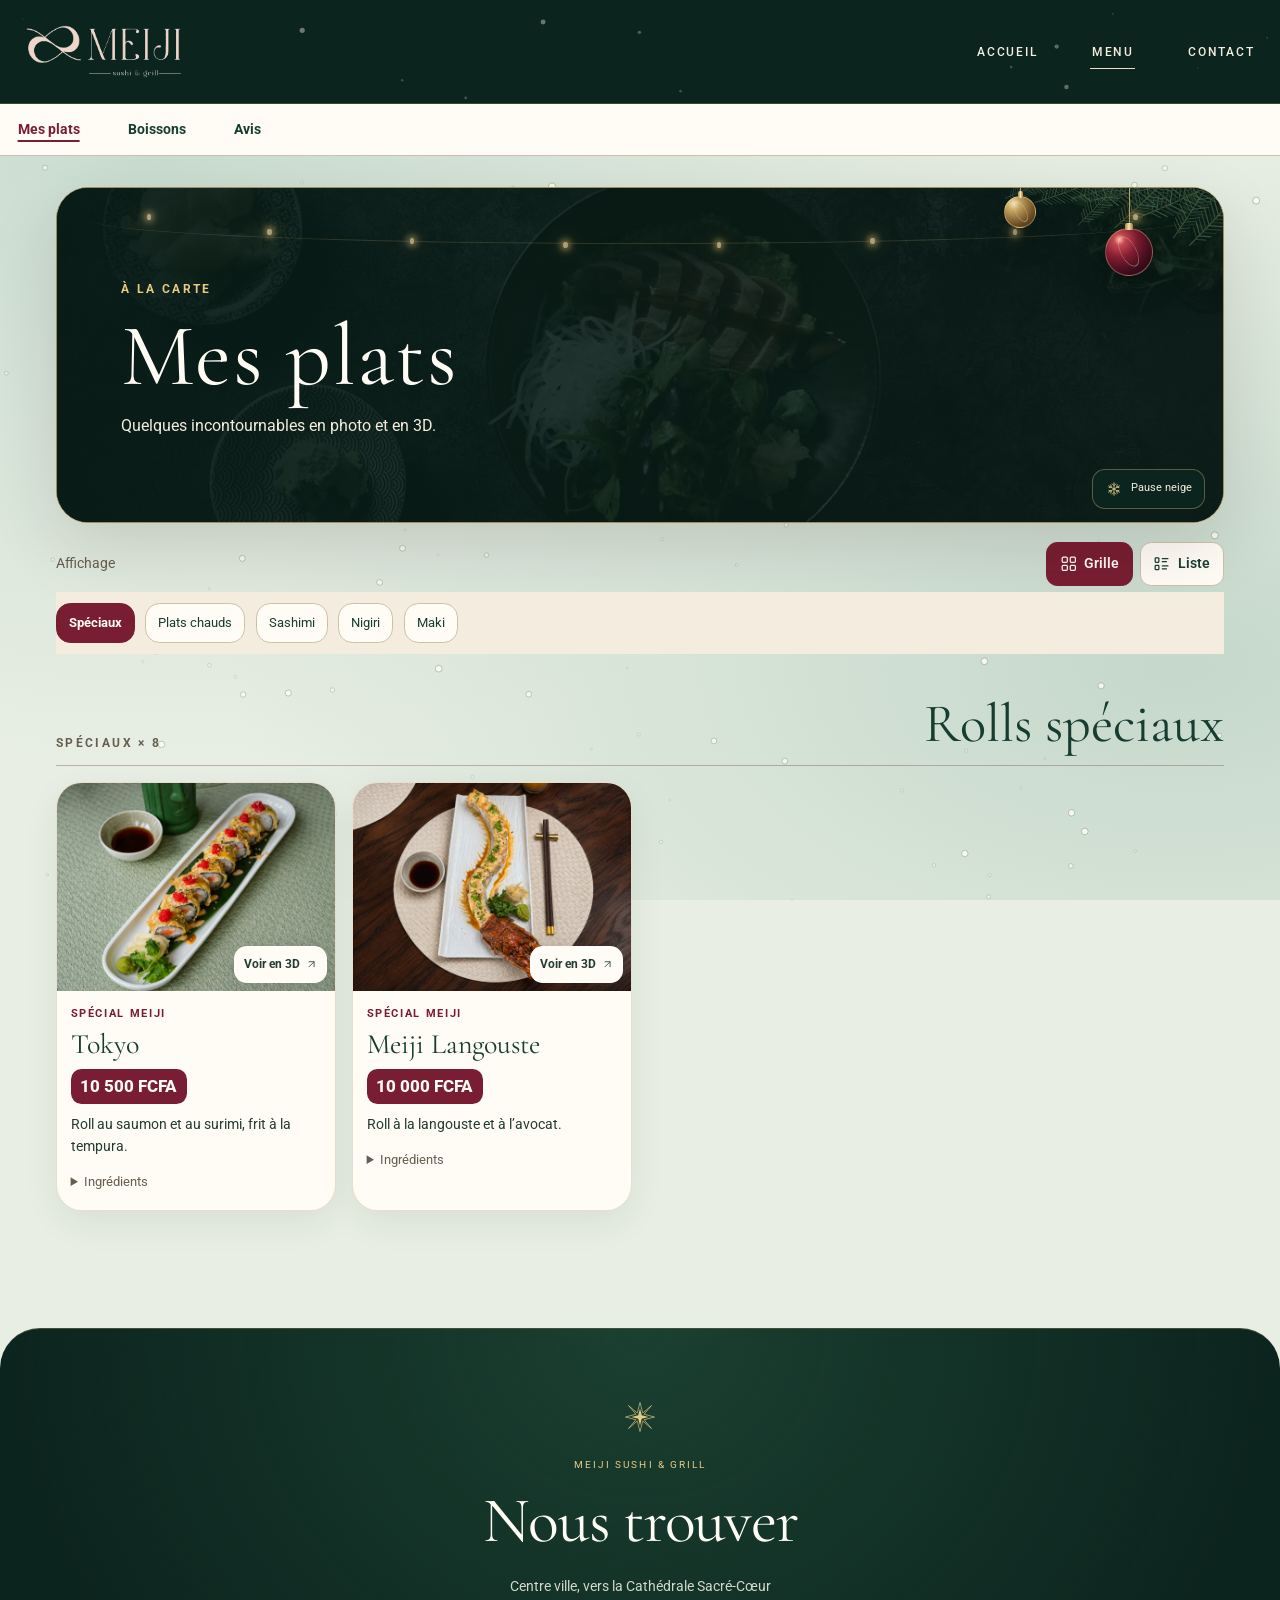
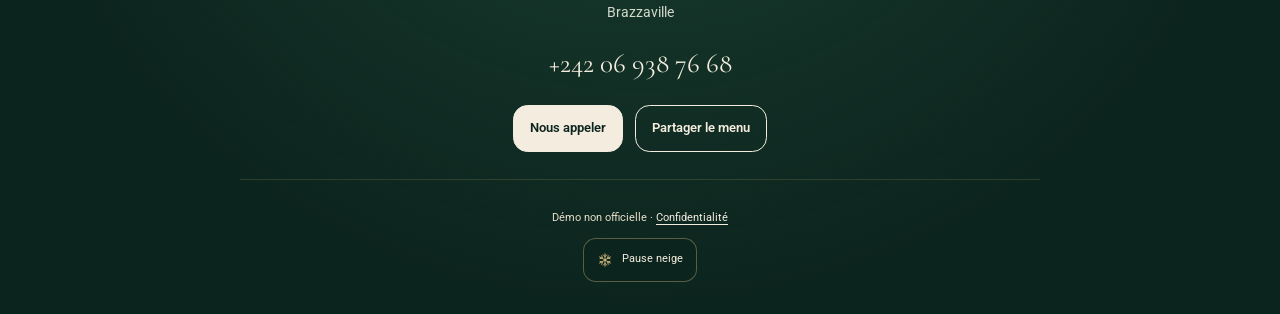
<file: plats.html>
<!doctype html>
<html lang="fr">
  <head>
    <meta charset="UTF-8" />
    <meta name="viewport" content="width=device-width, initial-scale=1" />
    <meta
      name="description"
      content="Découvrez les plats Meiji Sushi & Grill."
    />
    <meta name="robots" content="noindex, nofollow" />
    <title>Mes plats | Meiji Sushi &amp; Grill</title>
    <link rel="stylesheet" href="./css/style.css" />
    <script type="module" async src="./assets/js/model-viewer-4.4.0.min.js"></script>
    <script type="module" src="./assets/js/menu-categories.js"></script>
    <script type="module" src="./assets/js/menu-viewers.js?v=noel-2"></script>
      <link rel="stylesheet" href="./css/refinements.css">
    <script type="module" src="./assets/js/site.js"></script>
      <script type="module" src="./assets/js/menu-layout.js"></script>
    <link rel="stylesheet" href="./css/theme-noel.css?v=3">
    <script type="module" src="./assets/js/theme-noel.js?v=3"></script>
  </head>
  <body>
    <header class="site-header">
      <a
        class="site-logo"
        href="./index.html"
        aria-label="Meiji Sushi &amp; Grill, accueil"
        ><img src="./assets/img/meiji-logo.png" alt="Meiji Sushi &amp; Grill"
      /></a>
      <nav class="site-nav">
        <a href="./index.html">Accueil</a
        ><a href="./menu.html" aria-current="page">Menu</a
        ><a href="./index.html#contact">Contact</a>
      </nav>
    </header>
    <nav class="category-nav" aria-label="Rubriques du menu"><a href="./plats.html" class="is-current" aria-current="page">Mes plats</a><a href="./boissons.html">Boissons</a><a href="./avis.html">Avis</a></nav>
    <main class="page-shell" data-menu-layout="grid">
      <header class="page-heading page-heading--photo">
        <p class="eyebrow">À la carte</p>
        <h1>Mes plats</h1>
        <p>Quelques incontournables en photo et en 3D.</p>
      </header>
      <div class="menu-toolbar">
        <span id="layout-label">Affichage</span>
        <div class="layout-switch" role="group" aria-labelledby="layout-label">
          <button type="button" data-layout="grid" aria-pressed="true"><svg viewBox="0 0 24 24" fill="none" stroke="currentColor" stroke-width="1.7" aria-hidden="true"><rect x="3" y="3" width="7" height="7" rx="1.5"/><rect x="14" y="3" width="7" height="7" rx="1.5"/><rect x="3" y="14" width="7" height="7" rx="1.5"/><rect x="14" y="14" width="7" height="7" rx="1.5"/></svg>Grille</button>
          <button type="button" data-layout="list" aria-pressed="false"><svg viewBox="0 0 24 24" fill="none" stroke="currentColor" stroke-width="1.7" aria-hidden="true"><rect x="3" y="4" width="5" height="6" rx="1"/><path d="M12 5h9M12 9h7"/><rect x="3" y="14" width="5" height="6" rx="1"/><path d="M12 15h9M12 19h7"/></svg>Liste</button>
        </div>
      </div>
      <div class="subcat-nav" role="tablist" aria-label="Sous-catégories des plats">
        <button type="button" id="onglet-speciaux" role="tab" aria-controls="speciaux" aria-selected="true" tabindex="0">Spéciaux</button>
        <button type="button" id="onglet-chauds" role="tab" aria-controls="chauds" aria-selected="false" tabindex="-1">Plats chauds</button>
        <button type="button" id="onglet-sashimi" role="tab" aria-controls="sashimi" aria-selected="false" tabindex="-1">Sashimi</button>
        <button type="button" id="onglet-nigiri" role="tab" aria-controls="nigiri" aria-selected="false" tabindex="-1">Nigiri</button>
        <button type="button" id="onglet-maki" role="tab" aria-controls="maki" aria-selected="false" tabindex="-1">Maki</button>
      </div>
      <section class="menu-section" id="speciaux" role="tabpanel" aria-labelledby="onglet-speciaux" tabindex="0">
        <div class="section-heading">
          <p class="eyebrow">Spéciaux × 8</p>
          <h2>Rolls spéciaux</h2>
        </div>
        <div class="dish-grid">
          <article class="dish-card">
            <div class="dish-card__copy">
              <p class="dish-card__kicker">Spécial Meiji</p>
              <div class="dish-card__title">
                <h3>Tokyo</h3>
                <span class="price">10 500 FCFA</span>
              </div>
              <p>Roll au saumon et au surimi, frit à la tempura.</p>
              <details class="ingredients-details"><summary>Ingrédients</summary><p class="ingredients">
                Algue, saumon, surimi, cheese, mayonnaise, tobiko
              </p></details>
            </div>
            <div class="dish-card__media"><button
              class="dish-preview"
              type="button"
              aria-label="Voir le roll Tokyo en 3D"
              aria-controls="viewer-tokyo"
              data-ouvrir-viewer disabled
            >
              <img
                src="./assets/img/plats/tokyo-large.jpg"
                alt="Huit pièces du roll Tokyo avec sauce et tobiko rouge"
                width="1200"
                height="900"
                loading="lazy"
              /><span>Voir en 3D <svg class="action-arrow" viewBox="0 0 24 24" fill="none" stroke="currentColor" stroke-width="1.8" aria-hidden="true"><path d="M6 18 18 6M6 6h12v12"/></svg></span>
            </button>
            <model-viewer camera-orbit="0deg 60deg 120%" min-camera-orbit="auto auto 90%" max-camera-orbit="auto auto 220%"
              id="viewer-tokyo"
              src="./assets/models/tokyo-special.glb?v=light-1"
              alt="Roll Tokyo Meiji en trois dimensions"
              camera-controls
              touch-action="pan-y"
              auto-rotate
              loading="lazy"
              ar
              ar-modes="webxr scene-viewer quick-look"
              ar-scale="auto" ar-placement="floor"
              hidden
            >
              <button class="ar-button" slot="ar-button" type="button">
                <svg
                  viewBox="0 0 24 24"
                  width="18"
                  height="18"
                  fill="none"
                  stroke="currentColor"
                  stroke-width="1.6"
                  stroke-linejoin="round"
                  aria-hidden="true"
                >
                  <path d="M12 3 4 7.5v9L12 21l8-4.5v-9L12 3Z" />
                  <path d="M4 7.5 12 12l8-4.5M12 12v9" /></svg
                >Voir sur ma table
              </button>
            </model-viewer>
            <button
              class="viewer-retour"
              type="button"
              data-fermer-viewer="viewer-tokyo"
              hidden
            >
              Revoir la photo
            </button></div>
          </article>
          <article class="dish-card">
            <div class="dish-card__copy">
              <p class="dish-card__kicker">Spécial Meiji</p>
              <div class="dish-card__title">
                <h3>Meiji Langouste</h3>
                <span class="price">10 000 FCFA</span>
              </div>
              <p>Roll à la langouste et à l’avocat.</p>
              <details class="ingredients-details"><summary>Ingrédients</summary><p class="ingredients">
                Algue, langouste, avocat, cheese, surimi, tartare de langouste,
                sauce spéciale
              </p></details>
            </div>
            <div class="dish-card__media"><button
              class="dish-preview"
              type="button"
              aria-label="Voir le Meiji Langouste en 3D"
              aria-controls="viewer-langouste"
              data-ouvrir-viewer disabled
            >
              <img
                src="./assets/img/plats/langouste-large.jpg"
                alt="Meiji Langouste, roll nappé de sauce et servi avec une langouste"
                width="1200" height="900"
                loading="lazy"
              /><span>Voir en 3D <svg class="action-arrow" viewBox="0 0 24 24" fill="none" stroke="currentColor" stroke-width="1.8" aria-hidden="true"><path d="M6 18 18 6M6 6h12v12"/></svg></span>
            </button>
            <model-viewer camera-orbit="0deg 60deg 120%" min-camera-orbit="auto auto 90%" max-camera-orbit="auto auto 220%"
              id="viewer-langouste"
              src="./assets/models/meiji-langouste.glb?v=light-1"
              alt="Modèle 3D du roll Meiji Langouste"
              camera-controls
              touch-action="pan-y"
              auto-rotate
              loading="lazy"
              ar
              ar-modes="webxr scene-viewer quick-look"
              ar-scale="auto" ar-placement="floor"
              hidden
            >
              <button class="ar-button" slot="ar-button" type="button">
                <svg
                  viewBox="0 0 24 24"
                  width="18"
                  height="18"
                  fill="none"
                  stroke="currentColor"
                  stroke-width="1.6"
                  stroke-linejoin="round"
                  aria-hidden="true"
                >
                  <path d="M12 3 4 7.5v9L12 21l8-4.5v-9L12 3Z" />
                  <path d="M4 7.5 12 12l8-4.5M12 12v9" /></svg
                >Voir sur ma table
              </button>
            </model-viewer>
            <button
              class="viewer-retour"
              type="button"
              data-fermer-viewer="viewer-langouste"
              hidden
            >
              Revoir la photo
            </button></div>
          </article>
        </div>
      </section>
      <section class="menu-section" id="chauds" role="tabpanel" aria-labelledby="onglet-chauds" tabindex="0" hidden>
        <div class="section-heading">
          <p class="eyebrow">Plats chauds</p>
          <h2>Yakisoba</h2>
        </div>
        <div class="dish-grid">
          <article class="dish-card">
            <div class="dish-card__copy">
              <p class="dish-card__kicker">Nouilles sautées</p>
              <div class="dish-card__title">
                <h3>Yakisoba Boeuf</h3>
                <span class="price">7 000 FCFA</span>
              </div>
              <p>
                Nouilles sautées, fines lamelles de bœuf, légumes croquants et
                sauce yakisoba.
              </p>
              <details class="ingredients-details"><summary>Ingrédients</summary><p class="ingredients">Nouilles, bœuf, légumes, sauce yakisoba</p></details>
            </div>
            <div class="dish-card__media"><button
              class="dish-preview"
              type="button"
              aria-label="Voir le Yakisoba Boeuf en 3D"
              aria-controls="viewer-yakisoba"
              data-ouvrir-viewer disabled
            >
              <img
                src="./assets/img/plats/yakisoba-boeuf.jpeg"
                alt="Assiette de nouilles yakisoba au bœuf et aux légumes"
                width="1080"
                height="720"
                loading="lazy"
              /><span>Voir en 3D <svg class="action-arrow" viewBox="0 0 24 24" fill="none" stroke="currentColor" stroke-width="1.8" aria-hidden="true"><path d="M6 18 18 6M6 6h12v12"/></svg></span>
            </button>
            <model-viewer camera-orbit="0deg 60deg 120%" min-camera-orbit="auto auto 90%" max-camera-orbit="auto auto 220%"
              id="viewer-yakisoba"
              src="./assets/models/yakisoba-boeuf.glb?v=light-1"
              alt="Modèle 3D du Yakisoba Boeuf"
              camera-controls
              touch-action="pan-y"
              auto-rotate
              loading="lazy"
              ar
              ar-modes="webxr scene-viewer quick-look"
              ar-scale="auto" ar-placement="floor"
              hidden
            >
              <button class="ar-button" slot="ar-button" type="button">
                <svg
                  viewBox="0 0 24 24"
                  width="18"
                  height="18"
                  fill="none"
                  stroke="currentColor"
                  stroke-width="1.6"
                  stroke-linejoin="round"
                  aria-hidden="true"
                >
                  <path d="M12 3 4 7.5v9L12 21l8-4.5v-9L12 3Z" />
                  <path d="M4 7.5 12 12l8-4.5M12 12v9" /></svg
                >Voir sur ma table
              </button>
            </model-viewer>
            <button
              class="viewer-retour"
              type="button"
              data-fermer-viewer="viewer-yakisoba"
              hidden
            >
              Revoir la photo
            </button></div>
          </article>
        </div>
      </section>
      <section class="menu-section" id="sashimi" role="tabpanel" aria-labelledby="onglet-sashimi" tabindex="0" hidden>
        <div class="section-heading">
          <p class="eyebrow">Sashimi</p>
          <h2>Sashimi</h2>
        </div>
        <div class="dish-grid">
          <article class="dish-card">
            <div class="dish-card__copy">
              <p class="dish-card__kicker">Sashimi</p>
              <div class="dish-card__title">
                <h3>Sashimi Saumon ou Tataki</h3>
                <span class="price">8 000 FCFA</span>
              </div>
              <p>Tranches de saumon frais ou tataki.</p>
              <details class="ingredients-details"><summary>Ingrédients</summary><p class="ingredients">Saumon frais ou tataki</p></details>
            </div>
            <div class="dish-card__media"><div class="dish-photo"><img src="./assets/img/plats/sashimi-large.jpg" alt="Sashimi de saumon présenté sur le menu Meiji" width="1200" height="900" loading="lazy"></div></div>

          </article>
        </div>
      </section>
      <section class="menu-section" id="nigiri" role="tabpanel" aria-labelledby="onglet-nigiri" tabindex="0" hidden>
        <div class="section-heading">
          <p class="eyebrow">Sushi</p>
          <h2>Nigiri</h2>
        </div>
        <div class="dish-grid">
          <article class="dish-card">
            <div class="dish-card__copy">
              <p class="dish-card__kicker">Nigiri × 2</p>
              <div class="dish-card__title">
                <h3>Nigiri Saumon ou Tataki</h3>
                <span class="price">3 500 FCFA</span>
              </div>
              <p>Deux pièces de saumon frais ou tataki.</p>
              <details class="ingredients-details"><summary>Ingrédients</summary><p class="ingredients">Saumon, riz vinaigré</p></details>
            </div>
            <div class="dish-card__media"><div class="dish-photo"><img src="./assets/img/plats/nigiri-meiji.jpeg" alt="Assortiment de nigiri présenté sur le menu Meiji" width="1280" height="960" loading="lazy"></div></div>

          </article>
        </div>
      </section>
      <section class="menu-section" id="maki" role="tabpanel" aria-labelledby="onglet-maki" tabindex="0" hidden>
        <div class="section-heading">
          <p class="eyebrow">Sushi</p>
          <h2>Maki</h2>
        </div>
        <div class="dish-grid">
          <article class="dish-card">
            <div class="dish-card__copy">
              <p class="dish-card__kicker">Maki × 4</p>
              <div class="dish-card__title">
                <h3>Maki Saumon</h3>
                <span class="price">5 000 FCFA</span>
              </div>
              <p>Quatre pièces au saumon et à l’avocat.</p>
              <details class="ingredients-details"><summary>Ingrédients</summary><p class="ingredients">Saumon, avocat, concombre, algue</p></details>
            </div>
            <div class="dish-card__media"><div class="dish-photo"><img src="./assets/img/plats/maki-large.jpg" alt="Quatre makis au saumon et à l’avocat du menu Meiji" width="1200" height="900" loading="lazy"></div></div>

          </article>
        </div>
      </section>
    </main>
    <footer class="site-footer" id="contact">
      <div class="site-footer__content">
        <p class="contact-eyebrow">Meiji Sushi &amp; Grill</p>
        <h2>Nous trouver</h2>
        <address>Centre ville, vers la Cathédrale Sacré-Cœur<br>Brazzaville</address>
        <a class="contact-phone" href="tel:+242069387668">+242 06 938 76 68</a>
        <div class="contact-actions">
          <a class="contact-button" href="tel:+242069387668">Nous appeler</a>
          <button class="contact-button contact-button--outline" type="button" data-share-menu>Partager le menu</button>
        </div>
        <p class="share-feedback" data-share-feedback role="status"></p>
        <p class="site-footer__notice">Démo non officielle · <a href="./confidentialite.html">Confidentialité</a></p>
      </div>
    </footer>
  </body>
</html>
</file>
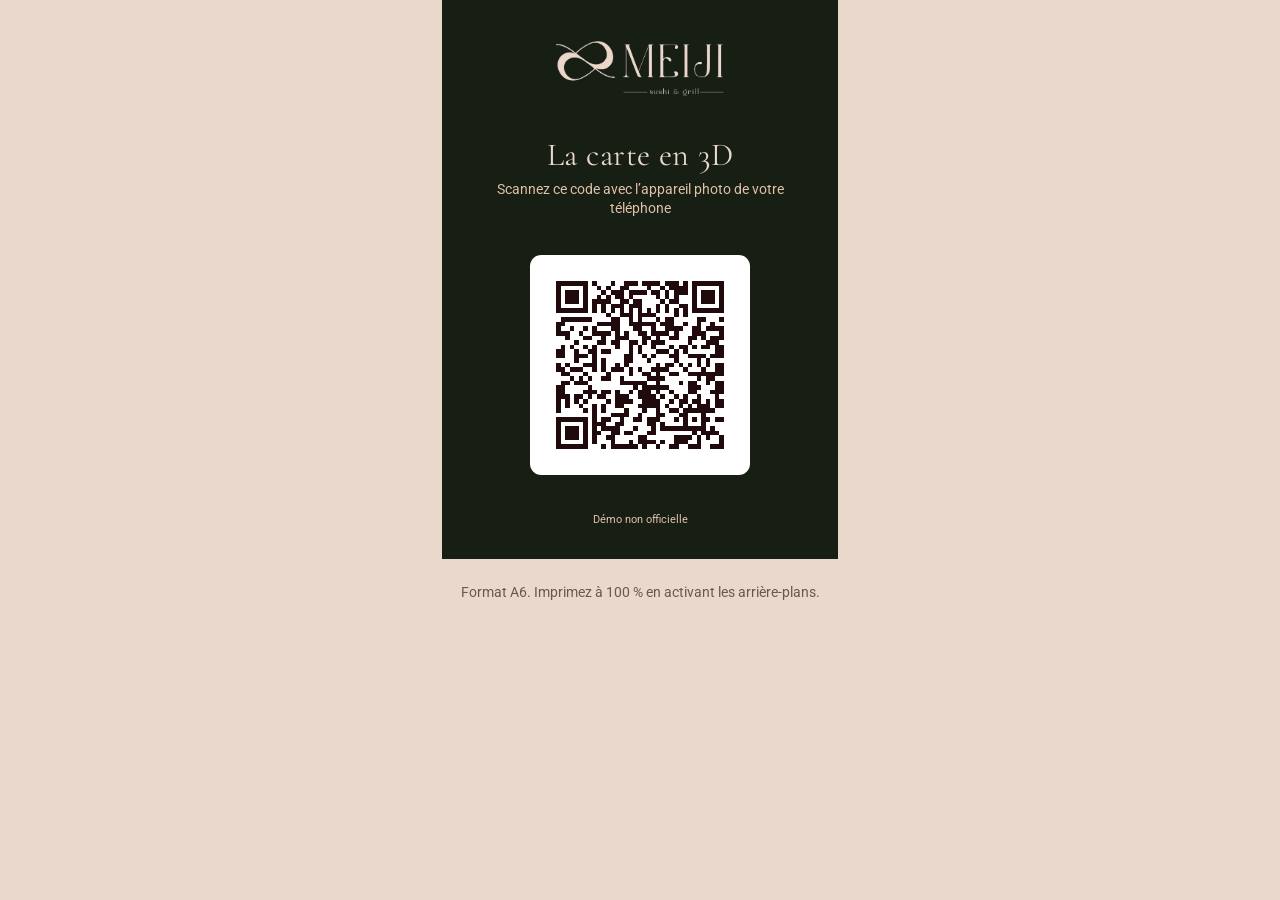
<file: impression/carte-qr.html>
<!doctype html>
<html lang="fr">
  <head>
    <meta charset="UTF-8">
    <meta name="viewport" content="width=device-width, initial-scale=1">
    <meta name="robots" content="noindex, nofollow">
    <title>Carte QR à imprimer | Meiji Sushi &amp; Grill</title>
    <link rel="stylesheet" href="../css/style.css">
    <style>
      /* Carte de table au format A6 (105 × 148 mm). Imprimer à 100 %, avec les arrière-plans. */
      @page {
        size: 105mm 148mm;
        margin: 0
      }
      html, body {
        margin: 0;
        background: var(--cream)
      }
      .qr-card {
        display: flex;
        width: 105mm;
        min-height: 148mm;
        flex-direction: column;
        align-items: center;
        justify-content: space-between;
        margin: 0 auto;
        padding: 10mm 9mm 8mm;
        color: var(--cream);
        background: var(--forest-night);
        text-align: center;
        -webkit-print-color-adjust: exact;
        print-color-adjust: exact
      }
      .qr-card__logo {
        width: 46mm;
        height: auto
      }
      .qr-card h1 {
        margin: 0;
        font-size: 8.5mm;
        line-height: 1.1
      }
      .qr-card__lead {
        margin: 2mm 0 0;
        color: var(--sand);
        font-size: 3.6mm;
        line-height: 1.4
      }
      .qr-card__code {
        width: 58mm;
        height: 58mm;
        padding: 2mm;
        border-radius: 3mm;
        background: #fff
      }
      .qr-card__code img {
        display: block;
        width: 100%;
        height: 100%
      }
      .qr-card__note {
        margin: 0;
        color: var(--sand);
        font-size: 2.8mm
      }
      .print-help {
        max-width: 105mm;
        margin: 6mm auto;
        color: var(--muted);
        font-size: .85rem;
        text-align: center
      }
      @media print {
        .print-help {
          display: none
        }
      }
    </style>
  </head>
  <body>
    <main class="qr-card">
      <img class="qr-card__logo" src="../assets/img/meiji-logo.png" alt="Meiji Sushi &amp; Grill">
      <div>
        <h1>La carte en 3D</h1>
        <p class="qr-card__lead">Scannez ce code avec l’appareil photo de votre téléphone</p>
      </div>
      <div class="qr-card__code">
        <img src="./qr-accueil.svg" alt="QR code vers l’accueil du site Meiji Sushi &amp; Grill">
      </div>
      <p class="qr-card__note">Démo non officielle</p>
    </main>
    <p class="print-help">Format A6. Imprimez à 100 % en activant les arrière-plans.</p>
  </body>
</html>
</file>
<file: css/style.css>
@font-face {
  font-family: "Roboto";
  src: url("../assets/fonts/Roboto-Variable.ttf") format("truetype");
  font-style: normal;
  font-weight: 100 900;
  font-display: swap
}
@font-face {
  font-family: "Cormorant Garamond";
  src: url("../assets/fonts/cormorant-garamond-latin-400-normal.woff2") format("woff2");
  font-style: normal;
  font-weight: 400;
  font-display: swap
}
@font-face {
  font-family: "Cormorant Garamond";
  src: url("../assets/fonts/cormorant-garamond-latin-700-normal.woff2") format("woff2");
  font-style: normal;
  font-weight: 700;
  font-display: swap
}
:root {
  --ink: #200a0b;
  --burgundy: #5b1213;
  --forest: #353d25;
  --forest-deep: #200a0b;
  --forest-night: #171e14;
  --cream: #ead8cc;
  --paper: #f6e8dc;
  --sand: #e1c1a8;
  --rose: #e8cbb8;
  --muted: #6f554e;
  --copper: #d36432;
  --garnet: #7a1715;
  --moss: #232819;
  --plum: #3b1112;
  --black-forest: #0c0f0a;
  --line: #c7a894;
  --focus: #d36432
}
* {
  box-sizing: border-box
}
html {
  scroll-behavior: auto
}
body {
  margin: 0;
  color: var(--ink);
  background-color: var(--cream);
  background-image: radial-gradient(ellipse at 10% 20%,rgb(225 193 168 / 58%) 0,transparent 34%), repeating-radial-gradient(ellipse at 50% 0%,transparent 0 9px,rgb(91 18 19 / 3%) 10px 11px,transparent 12px 23px);
  background-size: auto, 84px 54px;
  background-attachment: fixed;
  font-family: "Roboto", Arial, sans-serif;
  line-height: 1.6
}
h1, h2, h3, p {
  margin: 0
}
h1, h2, h3 {
  font-family: "Wanoquin", "Cormorant Garamond", Georgia, serif;
  font-weight: 400;
  line-height: 1.05
}
h1 {
  font-size: clamp(2.8rem,10vw,5.5rem);
  letter-spacing: .015em
}
h2 {
  font-size: clamp(2rem,6vw,3.4rem)
}
h3 {
  font-size: clamp(1.55rem,4vw,2rem)
}
a {
  color: inherit
}
a:focus-visible, button:focus-visible {
  outline: 3px solid var(--focus);
  outline-offset: 4px
}
.site-header {
  display: flex;
  flex-direction: column;
  align-items: center;
  gap: .4rem;
  padding: .7rem 1rem;
  color: var(--cream);
  background: var(--forest-deep)
}
.site-logo {
  display: block;
  width: 9rem
}
.site-logo img {
  display: block;
  width: 100%;
  max-height: 3.2rem;
  object-fit: contain
}
.site-nav {
  display: flex;
  align-items: center;
  justify-content: center;
  gap: clamp(1rem,5vw,2.5rem)
}
.site-nav a {
  padding: .35rem .1rem;
  color: var(--cream);
  font-size: .9rem;
  text-decoration: none
}
.site-nav a:hover {
  color: var(--copper)
}
.category-nav {
  position: sticky;
  z-index: 20;
  top: 0;
  display: flex;
  gap: clamp(1.2rem,5vw,3rem);
  overflow-x: auto;
  padding: .9rem 1.1rem;
  border-bottom: 1px solid rgb(91 18 19 / 18%);
  background: rgb(225 193 168 / 97%);
  box-shadow: 0 7px 20px rgb(32 10 11 / 8%);
  scrollbar-width: thin
}
.category-nav a {
  flex: 0 0 auto;
  color: var(--forest);
  font-size: .88rem;
  font-weight: 700;
  text-decoration: none
}
.category-nav a:hover, .category-nav a.is-current {
  color: var(--garnet);
  text-decoration: underline;
  text-decoration-thickness: 2px;
  text-underline-offset: .45em
}
.menu-home, .page-shell {
  width: min(76rem,100%);
  margin: auto;
  padding: 1.2rem 1rem 4rem
}
.menu-banner, .page-heading {
  position: relative;
  isolation: isolate;
  display: flex;
  min-height: 19rem;
  flex-direction: column;
  align-items: flex-start;
  justify-content: center;
  overflow: hidden;
  padding: clamp(1.5rem,6vw,4rem);
  color: var(--paper);
  background: var(--forest-deep)
}
.menu-banner:before, .page-heading--photo:before, .page-heading--drinks:before, .page-heading--reviews:before {
  position: absolute;
  z-index: -2;
  inset: 0;
  content: "";
  background-image: url("../assets/img/hero-sushi-poster.jpg");
  background-position: center 53%;
  background-size: cover
}
.menu-banner:after, .page-heading:after {
  position: absolute;
  z-index: -1;
  inset: 0;
  content: "";
  background: linear-gradient(90deg,rgb(32 10 11 / 86%),rgb(32 10 11 / 30%))
}
.menu-banner h1, .page-heading h1 {
  margin-block: .3rem .65rem
}
.menu-banner>p:not(.eyebrow), .page-heading>p:not(.eyebrow) {
  max-width: 37rem;
  color: var(--cream)
}
.eyebrow {
  color: var(--sand);
  font-size: .74rem;
  font-weight: 700;
  letter-spacing: .2em;
  text-transform: uppercase
}
.menu-banner .eyebrow, .page-heading .eyebrow {
  margin-bottom: .4rem
}
.demo-note {
  margin-top: 1rem;
  color: var(--cream);
  font-size: .78rem;
  letter-spacing: .04em
}
.category-grid {
  margin-top: 1rem
}
.category-card {
  position: relative;
  display: flex;
  min-height: 18rem;
  isolation: isolate;
  align-items: flex-end;
  overflow: hidden;
  border-radius: .7rem;
  color: var(--paper);
  background: var(--forest);
  text-decoration: none
}
.category-card>img {
  position: absolute;
  z-index: -2;
  inset: 0;
  width: 100%;
  height: 100%;
  object-fit: cover
}
.category-card__shade {
  position: absolute;
  z-index: -1;
  inset: 0;
  background: linear-gradient(0deg,rgb(32 10 11 / 88%),rgb(32 10 11 / 8%) 82%)
}
.category-card__content {
  display: flex;
  width: 100%;
  flex-direction: column;
  align-items: flex-start;
  padding: 1.3rem
}
.category-card__content strong {
  margin: .1rem 0;
  font-family: "Wanoquin", "Cormorant Garamond", Georgia, serif;
  font-weight: 400;
  font-size: 2.4rem;
  line-height: 1.05
}
.category-card__content>span:not(.category-card__index):not(.category-card__link) {
  color: var(--cream);
  font-size: .9rem
}
.category-card__index {
  color: var(--sand);
  font-size: .68rem;
  font-weight: 700;
  letter-spacing: .17em
}
.category-card__link {
  margin-top: .9rem;
  padding-bottom: .2rem;
  border-bottom: 1px solid var(--sand);
  font-size: .82rem;
  font-weight: 700
}
.category-card--avis {
  background: linear-gradient(140deg,#5b1213,#200a0b 70%)
}
.category-card__rating {
  position: absolute;
  top: 1rem;
  right: 1.1rem;
  color: var(--garnet);
  font-size: 1.5rem;
  letter-spacing: .18em
}
.page-heading {
  min-height: 17rem;
  margin: 1.5rem 0 1rem
}
.page-heading--drinks:before {
  background-image: url("../assets/img/boissons/cocktail-soleil.jpg");
  background-position: center 45%
}
.page-heading--reviews:before {
  background-position: center 75%
}
.subcat-nav {
  position: sticky;
  z-index: 10;
  top: 3.1rem;
  display: flex;
  gap: .65rem;
  overflow-x: auto;
  padding: .7rem 0;
  background: rgb(234 216 204 / 97%)
}
.subcat-nav button {
  flex: 0 0 auto;
  padding: .5rem .75rem;
  border: 1px solid var(--line);
  color: var(--forest);
  border-radius: .7rem;
  background: var(--paper);
  font: inherit;
  font-size: .84rem;
  cursor: pointer;
  text-decoration: none
}
.subcat-nav button:hover {
  border-color: var(--forest);
  background: var(--paper)
}
.subcat-nav button[aria-selected="true"] {
  border-color: var(--forest);
  background: var(--forest);
  color: var(--paper);
  font-weight: 700
}
.subcat-nav button:focus-visible {
  outline: 3px solid var(--focus);
  outline-offset: -3px
}
.menu-section {
  margin: 2.6rem 0 3.3rem;
  scroll-margin-top: 7rem
}
.section-heading {
  display: flex;
  align-items: flex-end;
  justify-content: space-between;
  gap: .8rem;
  margin-bottom: 1rem;
  padding-bottom: .75rem;
  border-bottom: 1px solid var(--line)
}
.section-heading h2 {
  color: var(--forest)
}
.section-heading .eyebrow {
  white-space: nowrap
}
.review-grid {
  display: grid;
  grid-template-columns: 1fr;
  gap: 1rem
}
.dish-card {
  min-width: 0;
  overflow: hidden;
  border: 1px solid rgb(32 10 11 / 14%);
  border-radius: .7rem;
  background: var(--paper);
  box-shadow: 0 10px 30px rgb(32 10 11 / 8%)
}
.dish-card__copy {
  padding: 1.1rem 1.15rem 1.25rem
}
.dish-card__kicker {
  margin-bottom: .45rem;
  color: var(--garnet);
  font-size: .68rem;
  font-weight: 700;
  letter-spacing: .15em;
  text-transform: uppercase
}
.dish-card__title {
  display: flex;
  align-items: baseline;
  justify-content: space-between;
  gap: .6rem
}
.dish-card__title h2 {
  color: var(--forest);
  font-size: clamp(1.6rem,5vw,2.2rem)
}
.dish-card__title h3 {
  min-width: 0;
  color: var(--forest)
}
.price {
  flex: 0 0 auto;
  color: var(--garnet);
  font-size: .76rem;
  font-weight: 700;
  text-align: right
}
.dish-card__copy>p:not(.dish-card__kicker) {
  margin-top: .55rem
}
.ingredients {
  color: var(--muted);
  font-size: .86rem
}
.dish-preview {
  position: relative;
  display: block;
  width: 100%;
  padding: 0;
  overflow: hidden;
  border: 0;
  background: var(--sand);
  cursor: pointer;
  text-align: left
}
.dish-preview img {
  display: block;
  width: 100%;
  height: clamp(16rem,66vw,25rem);
  object-fit: cover
}
.dish-preview>span {
  position: absolute;
  right: .9rem;
  bottom: .9rem;
  padding: .58rem .85rem;
  border: 1px solid rgb(255 255 255 / 72%);
  color: var(--ink);
  background: var(--paper);
  font-size: .8rem;
  font-weight: 700
}
model-viewer {
  display: block;
  width: 100%;
  height: clamp(18rem,66vw,25rem);
  background: var(--rose)
}
.viewer-retour {
  margin: .8rem 1rem 0;
  padding: .5rem .75rem;
  border: 1px solid var(--forest);
  background: transparent;
  color: var(--forest);
  cursor: pointer
}
.drink-card .dish-preview img, .drink-card model-viewer {
  height: clamp(24rem,95vw,37rem);
  object-position: center 58%
}
.editorial-panel {
  position: relative;
  margin-top: 1.3rem;
  padding: clamp(1.5rem,6vw,3rem);
  border-left: 3px solid var(--copper);
  border-radius: .65rem;
  color: var(--paper);
  background: linear-gradient(120deg,var(--forest),var(--forest-night))
}
.editorial-panel h2 {
  margin: .3rem 0 .6rem
}
.editorial-panel>p:not(.eyebrow):not(.demo-note) {
  max-width: 42rem;
  color: var(--cream)
}
.review-grid {
  margin-top: 1.4rem
}
.review-card {
  position: relative;
  min-height: 13rem;
  padding: 1.4rem;
  border-top: 3px solid var(--copper);
  border-radius: .65rem;
  background: var(--paper);
  box-shadow: 0 12px 32px rgb(32 10 11 / 9%)
}
.review-stars {
  margin-bottom: .8rem;
  color: var(--garnet);
  font-size: 1.1rem;
  letter-spacing: .2em
}
.review-card blockquote {
  margin: 0;
  color: var(--forest-deep);
  font-family: "Wanoquin", "Cormorant Garamond", Georgia, serif;
  font-size: 1.5rem;
  font-weight: 400;
  line-height: 1.3
}
.review-author {
  margin-top: 1.4rem;
  color: var(--muted);
  font-size: .7rem;
  letter-spacing: .08em;
  text-transform: uppercase
}
.demo-note--center {
  color: var(--muted);
  text-align: center
}
.site-footer {
  margin-top: 1rem;
  padding: 2.5rem 1rem;
  color: var(--cream);
  background: var(--forest-deep);
  text-align: center
}
.site-footer__content {
  width: min(50rem,100%);
  margin-inline: auto
}
.site-footer h2 {
  margin-bottom: .6rem;
  font-size: 2rem
}
.site-footer address {
  font-style: normal
}
.site-footer p {
  margin-top: .45rem
}
.site-footer a {
  color: var(--cream)
}
.site-footer__notice {
  color: var(--sand);
  font-size: .78rem
}
[hidden] {
  display: none!important
}
@media(min-width:42rem) {
  .site-header {
    flex-direction: row;
    justify-content: space-between;
    padding: .8rem max(1.5rem,calc((100% - 76rem)/2))
  }
  .site-logo {
    width: 11rem
  }
  .site-nav a {
    font-size: .96rem
  }
  .menu-home, .page-shell {
    padding-inline: 1.5rem
  }
  .menu-banner {
    min-height: 23rem
  }
  .category-grid {
    margin-top: 1.1rem
  }
  .category-card {
    min-height: 21rem
  }
  .review-grid {
    grid-template-columns: repeat(2,minmax(0,1fr));
    gap: 1.1rem
  }
}
@media(min-width:68rem) {
  .category-card {
    min-height: 27rem
  }
  .review-grid {
    grid-template-columns: repeat(3,minmax(0,1fr))
  }
  .page-heading {
    min-height: 22rem
  }
}
@media(prefers-reduced-motion:reduce) {
  *, *::before, *::after {
    scroll-behavior: auto!important;
    transition-duration: .01ms!important
  }
}
/* Accueil avec photo et vidéo en plein écran */
.hero {
  position: relative;
  isolation: isolate;
  display: grid;
  min-height: clamp(34rem,82svh,56rem);
  place-items: center;
  overflow: hidden;
  color: var(--paper);
  background: var(--forest-deep) url("../assets/img/hero-nigiri-poster.jpg") center/cover;
  text-align: center
}
.hero__video, .hero__shade {
  position: absolute;
  z-index: -1;
  inset: 0;
  width: 100%;
  height: 100%
}
.hero__video {
  object-fit: cover
}
/* Le poster reste visible tant que Safari n'a pas réellement lancé la vidéo. */
[data-hero-video] .hero__video {
  opacity: 0;
  pointer-events: none
}
[data-video-state="playing"] .hero__video {
  opacity: 1
}
.hero__video::-webkit-media-controls-panel,
.hero__video::-webkit-media-controls-start-playback-button {
  display: none !important
}
.hero__video-control {
  position: absolute;
  z-index: 2;
  right: 1rem;
  bottom: 1rem;
  display: inline-flex;
  align-items: center;
  gap: .4rem;
  min-height: 2.75rem;
  padding: .55rem .8rem;
  border: 1px solid var(--cream);
  border-radius: .8rem;
  color: var(--cream);
  background: var(--forest-night);
  font: 500 .8rem/1.4 "Roboto", Arial, sans-serif;
  cursor: pointer
}
.hero__video-control[hidden],
.hero__video-pause,
[data-video-state="playing"] .hero__video-play {
  display: none
}
.hero__video-control svg {
  width: 1rem;
  height: 1rem
}
[data-video-state="playing"] .hero__video-pause {
  display: block
}
.hero__video-control:focus-visible {
  outline-color: var(--paper)
}
.hero__shade {
  z-index: 0;
  background: rgb(32 10 11 / 55%)
}
.hero__content {
  position: relative;
  z-index: 1;
  width: min(52rem,100%);
  padding: 3rem 1rem;
  text-shadow: 0 2px 16px rgb(0 0 0 / 45%)
}
.hero__eyebrow {
  margin-bottom: .5rem;
  font-size: clamp(.8rem,2vw,1.1rem);
  letter-spacing: .2em;
  text-transform: uppercase
}
.hero h1 {
  line-height: 0
}
.hero h1 img {
  display: block;
  width: clamp(18rem,56vw,36rem);
  max-width: 100%;
  height: auto;
  margin-inline: auto
}
.hero__subtitle {
  margin-top: .5rem;
  font-size: clamp(1.2rem,3vw,2rem);
  letter-spacing: .2em;
  text-transform: uppercase
}
.hero__actions {
  display: flex;
  flex-wrap: wrap;
  justify-content: center;
  gap: .6rem;
  margin-top: 2.2rem
}
.hero__button {
  display: inline-flex;
  min-height: 3.25rem;
  align-items: center;
  justify-content: center;
  padding: .75rem clamp(1rem,3vw,2rem);
  border: 1px solid var(--paper);
  border-radius: .2rem;
  font-weight: 700;
  letter-spacing: .06em;
  text-decoration: none;
  text-transform: uppercase
}
.hero__button--primary {
  color: var(--ink);
  background: var(--paper)
}
.hero__button--secondary {
  color: var(--paper);
  background: rgb(0 0 0 / 18%)
}
.hero a:focus-visible, .site-header a:focus-visible, .site-footer a:focus-visible {
  outline-color: var(--paper)
}
@media(prefers-reduced-motion:reduce) {
  .hero:not([data-video-manual]) .hero__video {
    display: none
  }
}

/* Direction artistique Meiji : motifs SVG façon Haikei, composition éditoriale. */
body {
  background-color: var(--cream);
  background-image: url("../assets/img/meiji-waves.svg");
  background-repeat: repeat-x;
  background-position: center bottom;
  background-size: min(100%, 90rem) 18rem;
  background-attachment: scroll
}
.site-header {
  min-height: 5.2rem;
  padding-block: .9rem;
  border-bottom: 1px solid rgb(234 216 204 / 16%);
  background: var(--forest-night)
}
.site-logo {
  width: 10rem
}
.site-nav {
  gap: clamp(1.1rem, 3.5vw, 2.6rem)
}
.site-nav a {
  position: relative;
  padding-block: .65rem;
  font-size: .78rem;
  font-weight: 700;
  letter-spacing: .11em;
  text-transform: uppercase
}
.site-nav a[aria-current="page"]::after {
  position: absolute;
  right: 0;
  bottom: .2rem;
  left: 0;
  height: 1px;
  background: var(--sand);
  content: ""
}
.hero {
  min-height: min(48rem, calc(100svh - 5.2rem));
  min-height: clamp(38rem, 88svh, 54rem);
  background-position: center 56%
}
.hero__shade {
  background: radial-gradient(ellipse at 74% 20%, rgb(211 100 50 / 19%), transparent 36%), radial-gradient(ellipse at 12% 68%, rgb(234 216 204 / 9%), transparent 40%), linear-gradient(90deg, rgb(23 30 20 / 72%), rgb(32 10 11 / 28%) 58%, rgb(32 10 11 / 18%)), linear-gradient(0deg, rgb(23 30 20 / 28%), transparent 44%)
}
.hero__content {
  width: min(62rem, 100%);
  padding-inline: clamp(1.2rem, 6vw, 5rem)
}
.hero__eyebrow {
  display: inline-block;
  margin-bottom: 1.15rem;
  padding: .5rem .8rem;
  border: 1px solid rgb(234 216 204 / 45%);
  color: var(--cream);
  font-size: .72rem;
  letter-spacing: .22em
}
.hero h1 img {
  width: clamp(19rem, 51vw, 39rem);
  filter: drop-shadow(0 12px 30px rgb(0 0 0 / 22%))
}
.hero__subtitle {
  margin-top: 1rem;
  color: var(--cream);
  font-family: "Cormorant Garamond", Georgia, serif;
  font-size: clamp(1.25rem, 3.2vw, 2.15rem);
  font-weight: 400;
  letter-spacing: .24em
}
.hero__actions {
  gap: .8rem;
  margin-top: clamp(1.8rem, 5vh, 3rem)
}
.hero__button {
  min-height: 3.45rem;
  padding-inline: clamp(1.1rem, 2.8vw, 2.1rem);
  border-radius: .8rem;
  font-size: .78rem;
  letter-spacing: .11em
}
.hero__button--primary {
  border-color: var(--cream);
  background: var(--cream)
}
.hero__button--secondary {
  border-color: rgb(234 216 204 / 70%);
  background: rgb(23 30 20 / 28%)
}
.menu-home, .page-shell {
  padding-top: clamp(1.5rem, 4vw, 3rem)
}
.menu-banner, .page-heading {
  min-height: 22rem;
  border-radius: 1.4rem;
  box-shadow: 0 24px 70px rgb(32 10 11 / 12%)
}
.menu-banner:after, .page-heading:after {
  background: linear-gradient(90deg, rgb(23 30 20 / 88%), rgb(32 10 11 / 45%) 65%, rgb(32 10 11 / 24%))
}
.category-grid {
  margin-top: 1.25rem
}
.category-card {
  min-height: 23rem;
  border: 1px solid rgb(32 10 11 / 12%);
  border-radius: 1.15rem;
  box-shadow: 0 16px 40px rgb(32 10 11 / 11%);
  isolation: isolate
}
.category-card > img {
  transition: none
}
.category-card__shade {
  background: linear-gradient(0deg, rgb(23 30 20 / 94%), rgb(32 10 11 / 8%) 75%)
}
.category-card__content {
  padding: clamp(1.25rem, 2.5vw, 1.8rem)
}
.category-card__content strong {
  margin-block: .4rem .55rem;
  font-size: clamp(2rem, 3vw, 2.7rem)
}
.category-card__link {
  display: inline-block;
  margin-top: 1.2rem;
  color: var(--cream);
  letter-spacing: .06em
}
.category-card__rating {
  z-index: 1;
  color: var(--sand);
  text-shadow: 0 2px 18px rgb(0 0 0 / 40%)
}
.page-heading {
  margin-top: .5rem
}
.section-heading {
  margin-top: 2.4rem;
  border-bottom-color: rgb(91 18 19 / 28%)
}
.dish-card, .review-card {
  border-color: rgb(32 10 11 / 12%);
  border-radius: 1.15rem;
  box-shadow: 0 18px 42px rgb(32 10 11 / 9%)
}
.dish-card__copy {
  padding: 1.3rem
}
model-viewer {
  border-radius: 1rem;
  background-color: var(--sand)
}
.site-footer {
  position: relative;
  margin-top: 3rem;
  padding-block: 3.5rem;
  background-color: var(--forest-night);
  background-image: url("../assets/img/meiji-waves.svg");
  background-position: center top;
  background-size: 90rem 15rem
}
.site-footer h2 {
  font-family: "Cormorant Garamond", Georgia, serif;
  font-size: clamp(2rem, 4vw, 2.8rem);
  font-weight: 400
}
@media (max-width: 41.99rem) {
  .site-header {
    gap: .25rem;
    padding: .65rem .9rem .5rem
  }
  .site-logo {
    width: 8.4rem
  }
  .site-nav {
    width: 100%;
    justify-content: space-between;
    gap: .6rem
  }
  .site-nav a {
    padding-block: .5rem;
    font-size: .69rem;
    letter-spacing: .08em
  }
  .hero {
    min-height: min(44rem, 82svh);
    min-height: clamp(34rem, 82svh, 44rem)
  }
  .hero__content {
    padding-inline: 1rem
  }
  .hero__actions {
    flex-direction: column;
    align-items: stretch;
    width: min(22rem, 100%);
    margin-inline: auto
  }
  .category-card {
    min-height: 20rem
  }
  .menu-banner, .page-heading {
    min-height: 19rem;
    padding: 1.35rem
  }
  .site-footer {
    margin-top: 2rem
  }
}

/* Bouton de réalité augmentée : model-viewer ne l'affiche que sur les appareils compatibles. */
.ar-button {
  position: absolute;
  right: .8rem;
  bottom: .8rem;
  display: inline-flex;
  min-height: 2.75rem;
  align-items: center;
  gap: .5rem;
  padding: .55rem .9rem;
  border: 1px solid var(--forest-night);
  border-radius: .5rem;
  color: var(--cream);
  background: var(--forest-night);
  font: 700 .8rem/1 "Roboto", Arial, sans-serif;
  letter-spacing: .04em;
  cursor: pointer
}
.ar-button:focus-visible {
  outline: 3px solid var(--focus);
  outline-offset: 3px
}
</file>
<file: css/refinements.css>
/* Ajustements du menu, du contact et des interactions. */
.dish-card__title { flex-direction: column; align-items: flex-start; gap: .8rem; }
.price { display: inline-block; padding: .45rem .8rem; border-radius: .55rem; color: var(--paper); background: var(--forest); font-size: clamp(1.15rem, 4.5vw, 1.4rem); font-weight: 800; line-height: 1.25; text-align: left; font-variant-numeric: tabular-nums; }
.price--pending { color: var(--forest); background: var(--sand); font-size: .95rem; }
.dish-preview { background: var(--sand); }
.dish-preview img { height: clamp(16rem, 62vw, 23rem); padding: 0; object-fit: cover; object-position: center; }
.drink-card .dish-preview img, .drink-card model-viewer { height: clamp(19rem, 72vw, 25rem); object-position: center; }
.drink-card .dish-preview img { object-fit: cover; }
.dish-preview > span { border-radius: .6rem; }
.viewer-retour { margin-bottom: .8rem; border-radius: .6rem; }
.viewer-status { padding: .7rem 1rem; color: var(--muted); font-size: .85rem; }
.site-footer { border: 0; background-image: none; }
.site-footer h2 { margin: .4rem 0 1rem; padding: 0; border: 0; font: 600 clamp(1.45rem, 5vw, 1.9rem)/1.3 "Roboto", Arial, sans-serif; letter-spacing: -.025em; text-decoration: none; }
.site-footer h2::before, .site-footer h2::after { content: none; }
.contact-eyebrow { color: var(--sand); font-size: .8rem; letter-spacing: .12em; text-transform: uppercase; }
.site-footer address { margin-bottom: 1.1rem; line-height: 1.8; }
.contact-phone { display: inline-block; font-size: clamp(1.3rem, 5vw, 1.75rem); font-weight: 500; text-decoration: none; }
.contact-actions { display: flex; justify-content: center; flex-wrap: wrap; gap: .75rem; margin: 1.3rem 0; }
.contact-button { display: inline-flex; align-items: center; justify-content: center; min-height: 2.9rem; padding: .65rem 1rem; border: 1px solid var(--cream); border-radius: .7rem; background: var(--cream); color: var(--forest-night) !important; font: 600 .9rem/1.4 "Roboto", Arial, sans-serif; text-decoration: none; cursor: pointer; }
.contact-button--outline { color: var(--cream) !important; background: transparent; }
.share-feedback { overflow-wrap: anywhere; font-size: .85rem; }
.site-footer__notice { margin-top: 1.7rem !important; }
.site-footer__notice a { text-underline-offset: .25em; }
.page-transition { position: fixed; z-index: 1000; inset: 0; display: grid; place-items: center; opacity: 0; visibility: hidden; pointer-events: none; background: var(--forest-night); transition: opacity .25s ease, visibility .25s; }
.page-transition img { width: min(14rem, 55vw); height: auto; }
.page-is-leaving .page-transition { opacity: 1; visibility: visible; pointer-events: auto; }
.review-compose { display: grid; gap: 1.5rem; margin: 1.5rem 0 2.5rem; padding: clamp(1.1rem, 4vw, 2rem); border-radius: 1.15rem; background: var(--paper); }
.review-compose .eyebrow, .privacy-copy .eyebrow { color: var(--garnet); }
.review-compose h2 { margin: .4rem 0 .8rem; }
#review-form { display: grid; gap: .7rem; }
#review-form > label, .rating-field legend { font-size: .95rem; font-weight: 600; }
#review-form input:not([type="radio"]), #review-form textarea { width: 100%; padding: .75rem; border: 1px solid var(--line); border-radius: .6rem; background: #fffaf5; color: var(--ink); font: inherit; }
#review-form textarea { resize: vertical; }
#review-form input:focus-visible, #review-form textarea:focus-visible { outline: 3px solid var(--focus); outline-offset: 2px; }
.rating-field { margin: .5rem 0; padding: 0; border: 0; min-width: 0; }
.rating-options { display: flex; gap: .45rem; }
.rating-option { position: relative; flex: 1; max-width: 4rem; }
.rating-option input { position: absolute; opacity: 0; width: 1px; height: 1px; }
.rating-option > span:first-of-type { display: flex; align-items: center; justify-content: center; gap: .2rem; min-height: 2.9rem; border: 1px solid var(--line); border-radius: .55rem; cursor: pointer; }
.rating-option svg { width: 1rem; height: 1rem; fill: currentColor; }
.rating-option input:checked + span { color: var(--paper); background: var(--forest); border-color: var(--forest); }
.rating-option input:focus-visible + span { outline: 3px solid var(--focus); outline-offset: 2px; }
.form-note, #review-status, #reviews-state { color: var(--muted); font-size: .85rem; }
.form-submit { justify-self: start; padding: .8rem 1.1rem; border: 0; border-radius: .65rem; background: var(--forest); color: var(--paper); font: 700 .95rem/1.4 "Roboto", Arial, sans-serif; cursor: pointer; }
.form-submit:disabled { opacity: .55; cursor: default; }
.visitor-reviews h2 { margin-bottom: .8rem; }
.visitor-reviews .review-card blockquote { overflow-wrap: anywhere; white-space: pre-wrap; }
.privacy-copy { max-width: 50rem; }
.privacy-copy h1 { margin: .7rem 0 2rem; }
.privacy-copy h2 { margin: 1.6rem 0 .7rem; font-size: 2rem; }
.privacy-copy p { line-height: 1.8; }
@media (min-width: 48rem) { .review-compose { grid-template-columns: minmax(0, .8fr) minmax(0, 1.2fr); align-items: start; } }
@media (prefers-reduced-motion: reduce) { .page-transition { transition: none; } }


.subcat-nav { scrollbar-width: none; }
.subcat-nav::-webkit-scrollbar { display: none; }
.section-heading .eyebrow { color: var(--muted); }

/* Dispositions du menu sans dépendance CSS externe. */
button, input, textarea { font: inherit; }
.visually-hidden { position: absolute !important; width: 1px; height: 1px; padding: 0; margin: -1px; overflow: hidden; clip: rect(0, 0, 0, 0); white-space: nowrap; border: 0; }
.category-grid { display: grid; grid-template-columns: 1fr; gap: 1rem; }
.category-card { min-width: 0; }
.menu-toolbar { display: flex; align-items: center; justify-content: space-between; flex-wrap: wrap; gap: .7rem; margin: 1.2rem 0 .4rem; }
.menu-toolbar > span { color: var(--muted); font-size: .85rem; }
.layout-switch { display: flex; gap: .4rem; }
.layout-switch button { display: inline-flex; align-items: center; justify-content: center; gap: .45rem; min-height: 2.75rem; padding: .6rem .8rem; border: 1px solid var(--line); border-radius: .7rem; color: var(--forest); background: var(--paper); font-size: .85rem; font-weight: 600; cursor: pointer; }
.layout-switch svg { width: 1.1rem; height: 1.1rem; flex: 0 0 auto; }
.layout-switch button[aria-pressed="true"] { color: var(--paper); background: var(--forest); border-color: var(--forest); }
.dish-grid, .drink-grid { display: grid; gap: 1rem; grid-template-columns: 1fr; }
.dish-card { display: flex; flex-direction: column; min-width: 0; }
.dish-card__media { order: 0; min-width: 0; overflow: hidden; background: var(--sand); }
.dish-card__copy { order: 1; flex: 1; min-width: 0; padding: 1rem; }
.dish-card__title h2, .dish-card__title h3 { font-size: clamp(1.3rem, 3.6vw, 1.75rem); overflow-wrap: anywhere; }
.dish-card__copy > p:not(.dish-card__kicker) { font-size: .88rem; }
.dish-card__copy .ingredients { font-size: .8rem; }
.dish-photo img, .dish-preview img, .drink-card .dish-preview img { display: block; width: 100%; height: auto; padding: 0; object-fit: cover; object-position: center; }
.dish-card model-viewer { height: clamp(13rem, 45vw, 20rem); border-radius: 0; }
.dish-preview > span { right: .5rem; bottom: .5rem; padding: .5rem .6rem; font-size: .75rem; }
.viewer-retour { margin: .7rem; font-size: .8rem; }
.viewer-status { margin: 0; padding: 0 .7rem .7rem; font-size: .78rem; }
.sample-note { margin-bottom: 1rem; color: var(--muted); font-size: .85rem; }
[data-menu-layout="list"] .dish-grid, [data-menu-layout="list"] .drink-grid { grid-template-columns: minmax(0, 1fr); max-width: 52rem; margin-inline: auto; }
[data-menu-layout="list"] .dish-card.is-viewing-3d model-viewer { height: clamp(17rem, 50vw, 24rem); }
.review-fields { display: grid; gap: .7rem; min-width: 0; padding: 0; margin: 0; border: 0; }
.review-fields > label { font-size: .95rem; font-weight: 600; }
.review-fields:disabled { opacity: .65; }
@media (min-width: 44rem) {
  [data-menu-layout="grid"] .dish-grid, [data-menu-layout="grid"] .drink-grid { grid-template-columns: repeat(2, minmax(0, 1fr)); }
  [data-menu-layout="grid"] .dish-card__copy { padding: .85rem; }
  [data-menu-layout="grid"] .dish-card__title { gap: .6rem; }
  [data-menu-layout="grid"] .price { font-size: 1.05rem; padding: .45rem .6rem; }
  [data-menu-layout="grid"] .price--pending { font-size: .85rem; }
}
@media (min-width: 38rem) { .category-grid { grid-template-columns: repeat(2, minmax(0, 1fr)); } }
@media (min-width: 48rem) {
  [data-menu-layout="grid"] .dish-grid, [data-menu-layout="grid"] .drink-grid { grid-template-columns: repeat(auto-fill, minmax(16rem, 1fr)); }
}
@media (min-width: 64rem) { .category-grid { grid-template-columns: repeat(3, minmax(0, 1fr)); } }

/* Des cartes plus larges et un détail des ingrédients à la demande. */
.category-nav { background: var(--sand); }
.subcat-nav { background: var(--cream); }
.ingredients-details { margin-top: .6rem; color: var(--muted); font-size: .82rem; }
.ingredients-details summary { width: fit-content; padding: .25rem 0; cursor: pointer; text-underline-offset: .2em; }
.ingredients-details summary:focus-visible { outline: 3px solid var(--focus); outline-offset: 3px; }
.ingredients-details .ingredients { margin-top: .35rem; line-height: 1.55; }
.action-arrow { display: inline-block; width: .9em; height: .9em; margin-left: .15rem; vertical-align: -.1em; }
@media (max-width: 43.99rem) {
  [data-menu-layout="grid"] .dish-grid, [data-menu-layout="grid"] .drink-grid { grid-template-columns: minmax(0, 1fr); }
  [data-menu-layout="grid"] .dish-card__title { flex-direction: row; flex-wrap: wrap; align-items: center; gap: .5rem .75rem; }
  [data-menu-layout="grid"] .dish-card__title h2, [data-menu-layout="grid"] .dish-card__title h3 { flex: 1 1 9rem; font-size: 1.45rem; }
  .dish-card__copy { padding: .95rem; }
  .dish-card__copy > p:not(.dish-card__kicker) { font-size: .88rem; line-height: 1.5; }
  [data-menu-layout="list"] .dish-card__title { gap: .6rem; }
  [data-menu-layout="list"] .dish-card__title h2, [data-menu-layout="list"] .dish-card__title h3 { font-size: 1.3rem; }
  [data-menu-layout="list"] .price { font-size: 1.05rem; padding: .45rem .6rem; }
}
</file>
<file: css/theme-noel.css>
/* Noël chez Meiji. Tous les décors restent locaux et légers. */
@font-face { font-family: "Roboto"; src: url("../assets/fonts/Roboto-latin-Variable.woff2") format("woff2"); font-style: normal; font-weight: 100 900; font-display: swap; }
:root {
  --theme-noel: 1; --ink: #233b32; --burgundy: #791e32; --forest: #173d31;
  --forest-deep: #0c241e; --forest-night: #0c241e; --cream: #f4eddf; --paper: #fffcf5;
  --sand: #e9dfca; --rose: #e9dfca; --muted: #665e50; --copper: #86632d;
  --garnet: #791e32; --moss: #173d31; --plum: #791e32; --black-forest: #081b16;
  --line: #cec0a7; --focus: #86632d; --noel-gold: #e7c986; --noel-glow: #ffe8b0;
}
body {
  isolation: isolate;
  background: radial-gradient(ellipse at 12% 18%, #cadcd0, transparent 58%),
    radial-gradient(ellipse at 92% 74%, #c5d8cb, transparent 57%), #e8eee3;
  background-attachment: fixed;
}
.site-header { position: relative; z-index: 30; min-height: 6.5rem; padding: 1.1rem max(1.5rem, calc((100% - 78rem) / 2)); border-bottom: 1px solid rgb(231 201 134 / 22%); background: var(--forest-night); }
.site-header, .hero, .menu-banner, .page-heading, .site-footer, .editorial-panel { --focus: var(--noel-gold); --copper: var(--noel-gold); }
.site-logo { width: 10rem; }
.site-logo img { max-height: 3.8rem; }
.site-nav { gap: clamp(1.5rem, 4vw, 3.6rem); }
.site-nav a { color: var(--cream); font-weight: 500; letter-spacing: .14em; }
.site-nav a:hover { color: var(--noel-gold); }
.site-header a:focus-visible, .hero a:focus-visible, .hero button:focus-visible, .site-footer a:focus-visible, .site-footer button:focus-visible { outline-color: var(--noel-gold); }

/* Une composition éditoriale, devant la vidéo de sushi existante. */
.hero.hero--noel { display: grid; grid-template-columns: minmax(0, 1.15fr) minmax(0, .85fr); align-items: center; min-height: min(58rem, max(45rem, calc(100svh - 6.5rem))); padding: 5.5rem max(2rem, calc((100% - 78rem) / 2)) 6.5rem; background: #0c241e url("../assets/img/hero-nigiri-poster.jpg") center / cover; text-align: left; }
.hero--noel[data-video-state="playing"] .hero__video { opacity: .35; }
.hero--noel .hero__shade { background: linear-gradient(90deg, rgb(8 27 22 / 94%), rgb(8 27 22 / 73%) 58%, rgb(8 27 22 / 80%)), linear-gradient(0deg, #0c241e, transparent 45%); }
.hero--noel::after { position: absolute; z-index: 0; inset: 0; content: ""; pointer-events: none; background: radial-gradient(ellipse at 80% 35%, rgb(231 201 134 / 13%), transparent 48%); }
.hero--noel .hero__content { z-index: 4; width: 100%; padding: 0 0 1rem; text-shadow: none; }
.hero--noel .hero__eyebrow { display: flex; align-items: center; gap: .8rem; margin: 0 0 1.8rem; padding: 0; border: 0; color: var(--noel-gold); font-size: .67rem; font-weight: 500; letter-spacing: .23em; }
.noel-star { flex: 0 0 auto; width: 1.3rem; height: 1.3rem; }
.hero--noel h1 { color: var(--paper); font-family: "Cormorant Garamond", Georgia, serif; font-size: clamp(4.2rem, 7.7vw, 8rem); font-weight: 400; line-height: .96; letter-spacing: -.055em; }
.hero--noel h1 span { display: block; }
.hero--noel h1 em { display: block; margin-top: .05em; color: var(--noel-gold); font-weight: 400; font-style: italic; }
.hero--noel .hero__subtitle { max-width: 25rem; margin: 1.8rem 0 0; color: #e1ddcf; font-family: "Roboto", Arial, sans-serif; font-size: .95rem; font-weight: 300; line-height: 1.85; letter-spacing: .015em; text-transform: none; }
.hero--noel .hero__actions { justify-content: flex-start; align-items: center; gap: 1.7rem; margin: 2.1rem 0 0; }
.hero--noel .hero__button { gap: 1.1rem; min-height: 3.65rem; padding: 1rem 1.5rem; border-radius: 1rem; font-size: .77rem; font-weight: 500; letter-spacing: .025em; text-transform: none; transition: background .2s, transform .2s, box-shadow .2s; }
.hero--noel .hero__button--primary { border: 1px solid #d0a461; color: var(--paper); background: var(--burgundy); box-shadow: 0 6px 28px rgb(0 0 0 / 20%); }
.hero--noel .hero__button--primary:hover { background: #943047; box-shadow: 0 8px 30px rgb(211 149 84 / 15%); transform: translateY(-2px); }
.hero--noel .hero__button--secondary { min-height: 2.75rem; padding: .5rem 0; border: 0; border-radius: 0; color: var(--cream); background: none; text-decoration: underline; text-underline-offset: .5em; text-decoration-color: rgb(231 201 134 / 45%); }
.hero__button svg { width: 1.1rem; height: 1.1rem; }
.noel-signature { display: flex; align-items: center; gap: .7rem; margin-top: 2.3rem; color: #b9c6b9; font-size: .62rem; letter-spacing: .14em; text-transform: uppercase; }
.noel-signature::before { content: ""; width: 1.5rem; height: 1px; background: #8e9e87; }

/* La photo réelle s'installe dans une fenêtre arrondie. */
.noel-window { position: relative; z-index: 2; justify-self: end; width: min(31rem, 100%); margin: 0; padding: 1rem; border: 1px solid rgb(231 201 134 / 48%); border-radius: 48% 48% 2rem 2rem; background: rgb(255 248 220 / 3%); box-shadow: 0 0 95px rgb(230 179 93 / 8%); }
.noel-window__photo { position: relative; overflow: hidden; aspect-ratio: .79; border-radius: 48% 48% 1.3rem 1.3rem; }
.noel-window__photo::after { position: absolute; inset: 0; content: ""; background: linear-gradient(0deg, rgb(5 25 18 / 95%), transparent 45%); }
.noel-window__photo img { display: block; width: 100%; height: 100%; object-fit: cover; object-position: 48% 45%; }
.noel-window__caption { position: absolute; z-index: 1; bottom: 2.5rem; left: 2.5rem; color: var(--paper); font: 400 2.4rem/1.1 "Cormorant Garamond", Georgia, serif; }
.noel-seal { position: absolute; z-index: 5; right: -1.5rem; bottom: -1.4rem; display: grid; place-content: center; width: 7.5rem; height: 7.5rem; gap: .1rem; border: 1px solid var(--noel-gold); outline: 6px solid var(--burgundy); border-radius: 50%; color: var(--noel-gold); background: var(--burgundy); text-align: center; transform: rotate(9deg); }
.noel-seal svg { width: 1.25rem; height: 1.25rem; margin: 0 auto .3rem; }
.noel-seal span { font-size: .55rem; letter-spacing: .14em; text-transform: uppercase; }
.noel-seal strong { font: italic 400 1.8rem/1 "Cormorant Garamond", Georgia, serif; }

/* Branches SVG, boules en CSS et guirlande lumineuse. */
.noel-decor { position: absolute; z-index: 3; inset: 0; overflow: hidden; pointer-events: none; }
.noel-decor__pine { position: absolute; top: -1.8rem; left: -2rem; width: clamp(15rem, 34vw, 38rem); height: 14rem; opacity: .9; background: url("../assets/img/noel-sapin.svg") top left / contain no-repeat; }
.noel-decor__pine--right { left: auto; right: -2rem; transform: scaleX(-1); }
.noel-bauble { --ball-size: 5.5rem; --drop: 5rem; position: absolute; top: 0; right: 6%; width: var(--ball-size); height: calc(var(--drop) + var(--ball-size)); transform-origin: top center; animation: noel-sway 8s ease-in-out infinite alternate; }
.noel-bauble::before { position: absolute; top: 0; left: 50%; width: 1px; height: var(--drop); background: #b99d65; content: ""; }
.noel-bauble i { position: absolute; top: var(--drop); display: block; width: var(--ball-size); height: var(--ball-size); border: 1px solid rgb(247 220 167 / 30%); border-radius: 50%; background: radial-gradient(circle at 29% 23%, #ffbdab 0%, #c44951 12%, #8d2037 36%, #420d20 77%, #b46450 100%); box-shadow: inset -10px -8px 18px rgb(0 0 0 / 26%), 0 12px 30px rgb(0 0 0 / 28%); }
.noel-bauble i::before { position: absolute; top: -.37rem; left: 41%; width: 18%; height: .45rem; border-radius: 2px 2px 0 0; background: linear-gradient(90deg, #ad8546, #f7e3b2, #a0793d); content: ""; }
.noel-bauble i::after { position: absolute; inset: 14%; border: 1px solid rgb(245 215 160 / 48%); border-radius: 50%; transform: rotate(-28deg) scaleX(.48); content: ""; }
.noel-bauble--gold { --ball-size: 3.3rem; --drop: 2rem; right: 15%; animation-delay: -3s; animation-duration: 10s; }
.noel-bauble--gold i { background: radial-gradient(circle at 30% 22%, #fff4ce, #ddbb6e 20%, #a67d3f 54%, #604320 85%, #e4c58c); }
.noel-bauble--small { --ball-size: 2.3rem; --drop: 7.5rem; right: 2%; animation-delay: -5s; animation-duration: 9s; }
.noel-lights { position: absolute; top: .5rem; inset-inline: 3%; height: 6rem; border-bottom: 1px solid rgb(211 183 117 / 28%); border-radius: 0 0 50% 50%; }
.noel-lights i { position: absolute; width: .28rem; height: .4rem; border-radius: 50%; background: #ffe8b0; box-shadow: 0 0 7px 2px #ffce76, 0 0 24px 5px rgb(255 198 111 / 24%); animation: noel-glimmer 3.5s ease-in-out infinite alternate; }
.noel-lights i:nth-child(1) { left: 5%; top: 39%; }
.noel-lights i:nth-child(2) { left: 16%; top: 71%; animation-delay: -2s; }
.noel-lights i:nth-child(3) { left: 29%; top: 90%; animation-delay: -.6s; }
.noel-lights i:nth-child(4) { left: 43%; top: 98%; animation-delay: -1.6s; }
.noel-lights i:nth-child(5) { left: 57%; top: 98%; animation-delay: -2.5s; }
.noel-lights i:nth-child(6) { left: 71%; top: 90%; animation-delay: -1s; }
.noel-lights i:nth-child(7) { left: 84%; top: 71%; animation-delay: -3s; }
.noel-lights i:nth-child(8) { left: 95%; top: 39%; animation-delay: -1.2s; }
.noel-snow {
  position: absolute;
  z-index: 3;
  inset: 0;
  width: 100%;
  height: 100%;
  pointer-events: none;
  opacity: .85;
}
.noel-snow--backdrop {
  position: fixed;
  z-index: -1;
  opacity: 1;
}
.site-header, .site-footer { isolation: isolate; }
.site-header > .noel-snow, .site-footer > .noel-snow { z-index: -1; }
.site-header > .noel-snow { opacity: .48; }
.noel-effects-control { position: absolute; z-index: 6; bottom: 1.4rem; left: max(1.5rem, calc((100% - 78rem) / 2)); display: inline-flex; align-items: center; gap: .55rem; min-height: 2.75rem; padding: .55rem .8rem; border: 1px solid rgb(231 201 134 / 35%); border-radius: .8rem; color: var(--cream); background: #0c241e; font-size: .66rem; cursor: pointer; }
.noel-effects-control svg { width: 1rem; height: 1rem; color: var(--noel-gold); }
.noel-effects-control:focus-visible { outline-color: var(--noel-gold); }
.noel-effects-control:disabled { cursor: default; }
.site-footer .noel-effects-control {
  position: static;
  margin-block: .75rem 0;
}
.hero--noel .hero__video-control { z-index: 6; right: max(1.5rem, calc((100% - 78rem) / 2)); bottom: 1.4rem; border-color: rgb(231 201 134 / 35%); font-size: .66rem; }
@keyframes noel-sway { from { transform: rotate(-3deg); } to { transform: rotate(3deg); } }
@keyframes noel-glimmer { from { opacity: .4; } to { opacity: 1; } }

/* Un court interlude ; le menu conserve sa propre page. */
.noel-invitation { position: relative; overflow: hidden; display: grid; grid-template-columns: 1fr 1.6fr 1fr; align-items: center; gap: 2rem; padding: 4.5rem max(2rem, calc((100% - 78rem) / 2)); color: var(--forest); }
.noel-invitation__label { color: var(--garnet); font-size: .65rem; font-weight: 700; letter-spacing: .17em; text-transform: uppercase; }
.noel-invitation h2 { font-size: clamp(2.4rem, 4vw, 3.7rem); line-height: 1.05; letter-spacing: -.025em; }
.noel-invitation h2 em { color: var(--garnet); font-weight: 400; }
.noel-invitation p { margin-top: .9rem; color: var(--muted); font-size: .85rem; line-height: 1.8; }
.noel-invitation__link { display: flex; justify-self: end; align-items: center; gap: 1rem; min-height: 3rem; color: var(--forest); font-size: .8rem; text-underline-offset: .4em; }
.noel-invitation__link svg { width: 1.2rem; height: 1.2rem; }

/* La même matière et la même palette sur le reste de la démo. */
.menu-home, .page-shell { padding-top: 1.4rem; }
.menu-banner, .page-heading { border: 1px solid #a18d59; border-radius: 2rem; background: var(--forest-deep); min-height: 21rem; padding-block: 4.8rem 4.2rem; }
.menu-banner::after, .page-heading::after { background: linear-gradient(100deg, rgb(8 27 22 / 96%), rgb(8 27 22 / 79%)); }
.menu-banner > :not(.noel-decor):not(.noel-snow):not(.noel-effects-control), .page-heading > :not(.noel-decor):not(.noel-snow):not(.noel-effects-control) { position: relative; z-index: 4; }
.menu-banner .noel-decor__pine, .page-heading .noel-decor__pine { width: 18rem; height: 9rem; opacity: .55; }
.menu-banner .noel-decor__pine:not(.noel-decor__pine--right), .page-heading .noel-decor__pine:not(.noel-decor__pine--right) { display: none; }
.menu-banner .noel-lights, .page-heading .noel-lights { height: 3rem; opacity: .65; }
.menu-banner .noel-bauble, .page-heading .noel-bauble { --drop: 2.5rem; --ball-size: 3rem; right: 6%; }
.menu-banner .noel-bauble--gold, .page-heading .noel-bauble--gold { --drop: .5rem; --ball-size: 2rem; right: 16%; }
.menu-banner .noel-bauble--small, .page-heading .noel-bauble--small { display: none; }
.menu-banner .noel-effects-control, .page-heading .noel-effects-control { left: auto; right: 1.1rem; bottom: .8rem; min-height: 2.5rem; }
.menu-banner .eyebrow, .page-heading .eyebrow { color: var(--noel-gold); }
.category-nav { background: var(--paper); border-color: var(--line); box-shadow: none; }
.subcat-nav { background: var(--cream); }
.subcat-nav button { border-radius: .9rem; }
.subcat-nav button[aria-selected="true"], .layout-switch button[aria-pressed="true"] { --focus: var(--noel-gold); background: var(--garnet); border-color: var(--garnet); color: var(--paper); }
.price { background: var(--burgundy); color: var(--paper); border-radius: .65rem; }
.dish-card { border: 1px solid rgb(134 99 45 / 20%); border-radius: 1.6rem; box-shadow: 0 12px 35px rgb(34 46 32 / 7%); }
.dish-card__copy { padding: 1.25rem; }
.dish-preview > span { border-radius: .8rem; background: var(--paper); box-shadow: 0 3px 20px rgb(0 0 0 / 12%); }
.category-card { border: 1px solid rgb(134 99 45 / 35%); border-radius: 1.6rem; min-height: 24rem; }
.category-card__shade { background: linear-gradient(0deg, rgb(8 27 22 / 96%), rgb(8 27 22 / 4%) 90%); }
.category-card__content { padding: 1.7rem; }
.category-card__content strong { margin-block: .6rem; font-size: 3rem; }
.category-card__index { color: var(--noel-gold); }
.category-card--avis { background: radial-gradient(circle at 80% 15%, rgb(231 201 134 / 16%), transparent 55%), var(--burgundy); }
.category-card--avis::before { position: absolute; right: 1.5rem; top: 2rem; width: 5.5rem; height: 5.5rem; content: ""; background: url("../assets/img/noel-etoile.svg") center / contain no-repeat; opacity: .6; }
.site-footer { position: relative; margin-top: 0; padding: 4.5rem 1.5rem 2rem; overflow: hidden; border-top: 1px solid rgb(231 201 134 / 25%); border-radius: 2.5rem 2.5rem 0 0; color: var(--cream); background: radial-gradient(ellipse at 50% 0, #1b4031, transparent 70%), var(--forest-night); }
.site-footer::before { display: block; width: 2rem; height: 2rem; margin: 0 auto 1.5rem; content: ""; background: url("../assets/img/noel-etoile.svg") center / contain no-repeat; }
.site-footer h2 { margin-block: .8rem 1.1rem; color: var(--paper); font: 400 clamp(2.6rem, 5vw, 4rem)/1.1 "Cormorant Garamond", Georgia, serif; letter-spacing: -.02em; }
.site-footer .contact-eyebrow { color: var(--noel-gold); font-size: .65rem; letter-spacing: .2em; }
.site-footer address { color: #d3d9cc; font-size: .9rem; }
.site-footer .contact-phone { font: 400 1.7rem/1.5 "Cormorant Garamond", Georgia, serif; }
.site-footer .contact-button { border-radius: .9rem; font-size: .8rem; }
.site-footer__notice { padding-top: 1.8rem; border-top: 1px solid rgb(231 201 134 / 15%); font-size: .67rem; }

@media (min-width: 90rem) { .hero--noel .hero__content { padding-right: 2.5rem; } }
@media (min-width: 64rem) and (max-height: 52rem) {
  .hero.hero--noel { min-height: calc(100svh - 6.5rem); padding-block: 4rem 4.5rem; }
  .hero--noel h1 { font-size: clamp(4.2rem, 13svh, 7rem); }
  .noel-window { justify-self: center; width: min(100%, max(19rem, calc((100svh - 15.5rem) * .79))); }
}
@media (max-width: 63.99rem) {
  .hero.hero--noel { gap: 2rem; padding-inline: 2rem; }
  .hero--noel h1 { font-size: clamp(4rem, 8.4vw, 6rem); }
  .noel-window { padding: .7rem; }
  .noel-window__caption { left: 1.7rem; bottom: 2rem; font-size: 2rem; }
  .noel-seal { right: -.7rem; width: 5.7rem; height: 5.7rem; }
  .noel-seal strong { font-size: 1.4rem; }
  .noel-invitation { grid-template-columns: 1fr 2fr; }
  .noel-invitation__link { grid-column: 2; justify-self: start; }
}
@media (max-width: 43.99rem) {
  .site-header { min-height: 5rem; padding: .8rem 1.2rem; flex-direction: row; justify-content: space-between; gap: 1rem; }
  .site-logo { width: 7rem; flex: 0 0 7rem; }
  .site-logo img { max-height: 2.5rem; }
  .site-nav { width: auto; gap: 1.15rem; }
  .site-nav a { font-size: .58rem; letter-spacing: .06em; }
  .site-nav a:first-child { display: none; }
  .hero.hero--noel { grid-template-columns: 1fr; gap: 0; min-height: 0; padding: 7rem 1.4rem 5rem; text-align: center; }
  .hero--noel .hero__content { padding: 0; }
  .hero--noel .hero__eyebrow { justify-content: center; gap: .6rem; margin-bottom: 1.3rem; font-size: .58rem; letter-spacing: .19em; }
  .hero--noel h1 { font-size: clamp(3.7rem, 16vw, 6.5rem); line-height: .96; }
  .hero--noel .hero__subtitle { max-width: 19rem; margin: 1.3rem auto 0; font-size: .83rem; }
  .hero--noel .hero__actions { flex-direction: column; gap: .8rem; width: min(24rem, 100%); margin: 1.65rem auto 0; align-items: stretch; }
  .hero--noel .hero__button { min-height: 3.55rem; font-size: .82rem; }
  .hero--noel .hero__button--secondary { min-height: 2.75rem; font-size: .75rem; }
  .noel-signature { display: none; }
  .noel-window { width: min(23rem, 88%); margin: 2.5rem auto .5rem; padding: .6rem; justify-self: center; border-radius: 48% 48% 1.5rem 1.5rem; }
  .noel-window__photo { aspect-ratio: 1.1; }
  .noel-window__caption { bottom: 1.6rem; left: 1.6rem; text-align: left; }
  .noel-seal { width: 5.7rem; height: 5.7rem; bottom: -.5rem; right: -1rem; }
  .noel-decor__pine { top: -1.1rem; left: -3.5rem; width: 16rem; height: 8rem; }
  .noel-decor__pine--right { left: auto; right: -3.5rem; }
  .noel-bauble { --ball-size: 2.9rem; --drop: 2.1rem; right: 6%; }
  .noel-bauble--gold { --ball-size: 2rem; --drop: .1rem; right: 23%; }
  .noel-bauble--small { --ball-size: 1.5rem; --drop: 3.6rem; right: 2%; }
  .noel-lights { inset-inline: 4%; top: -.5rem; height: 4rem; }
  .noel-effects-control { bottom: 1rem; left: 1.4rem; }
  .hero--noel .hero__video-control { bottom: 1rem; right: 1.4rem; }
  .noel-invitation { grid-template-columns: 1fr; gap: 1.4rem; padding: 3rem 1.5rem; text-align: center; }
  .noel-invitation h2 { font-size: 2.8rem; }
  .noel-invitation p { max-width: 22rem; margin-inline: auto; }
  .noel-invitation__link { grid-column: auto; justify-self: center; }
  .menu-banner, .page-heading { min-height: 20rem; border-radius: 1.5rem; padding: 5rem 1.5rem 4rem; }
  .menu-banner h1, .page-heading h1 { font-size: 3.7rem; }
  .menu-banner > p:not(.eyebrow), .page-heading > p:not(.eyebrow) { font-size: .85rem; }
  .menu-banner .noel-bauble, .page-heading .noel-bauble { --ball-size: 2.2rem; --drop: 1rem; }
  .menu-banner .noel-bauble--gold, .page-heading .noel-bauble--gold { --ball-size: 1.5rem; --drop: .2rem; right: 20%; }
  .category-card { min-height: 21rem; }
  .site-footer { border-radius: 2rem 2rem 0 0; padding-top: 3rem; }
}
@media (max-width: 23rem) {
  .site-header { padding-inline: 1rem; }
  .hero.hero--noel { padding-inline: 1rem; }
  .hero--noel h1 { font-size: 3.55rem; }
  .hero--noel .hero__eyebrow { font-size: .52rem; }
  .noel-seal { width: 4.8rem; height: 4.8rem; }
  .noel-seal svg { width: .9rem; height: .9rem; }
  .noel-seal strong { font-size: 1.25rem; }
  .noel-seal span { font-size: .45rem; }
}
@media (prefers-reduced-motion: reduce) {
  .noel-bauble, .noel-lights i { animation: none; }
  .noel-snow { display: none; }
  .hero--noel .hero__button { transition: none; }
  .hero--noel .hero__button--primary:hover { transform: none; }
}
@media print { .noel-snow, .noel-decor, .noel-effects-control { display: none; } }
</file>
